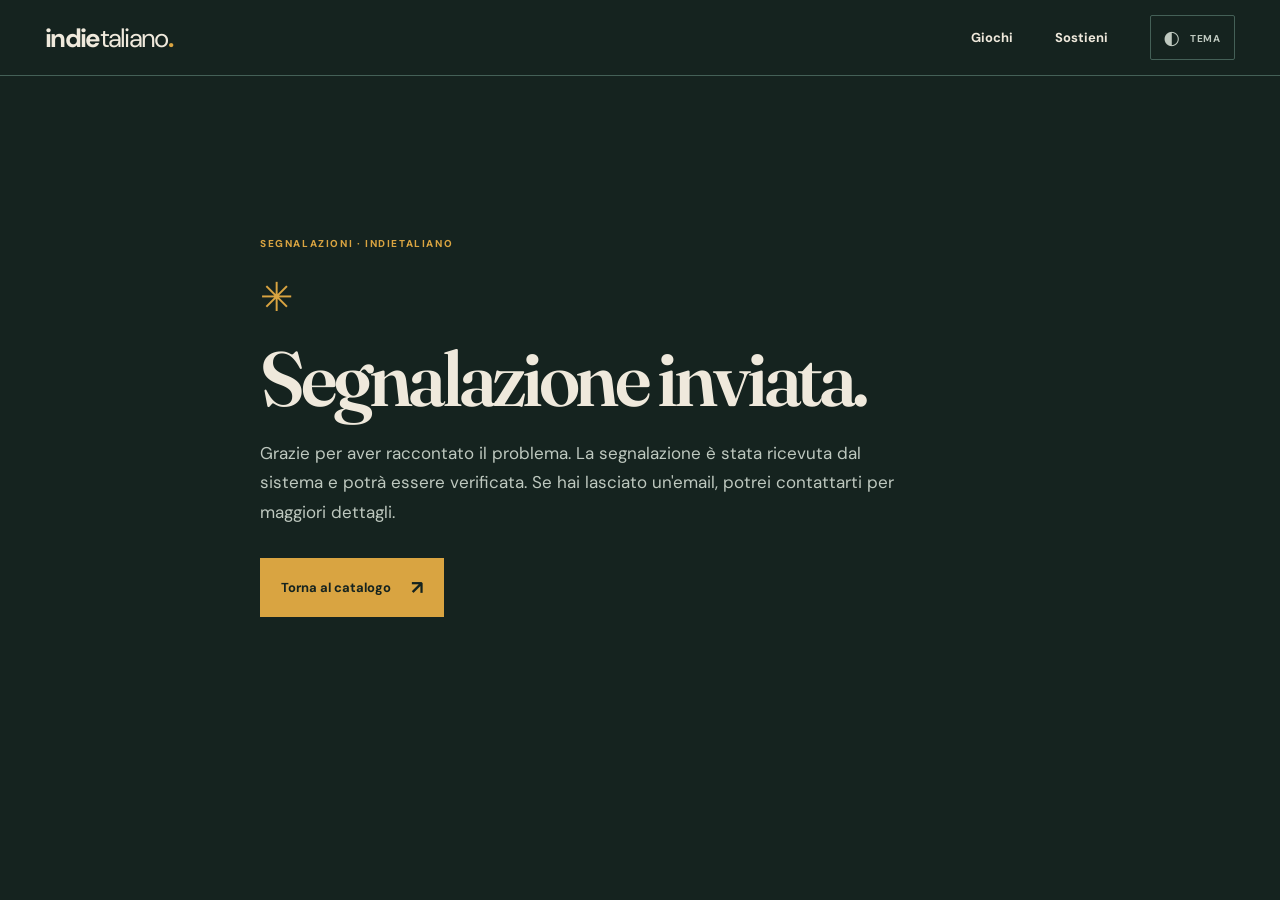
<file: segnalazione-inviata.html>
<!doctype html>
<html lang="it"><head>
<meta charset="utf-8"><meta name="viewport" content="width=device-width, initial-scale=1">
<meta name="theme-color" content="#15231F"><meta name="robots" content="noindex,nofollow">
<title>Segnalazione inviata · Indietaliano</title>
<link rel="icon" href="assets/favicon.svg" type="image/svg+xml">
<link rel="preconnect" href="https://fonts.googleapis.com"><link rel="preconnect" href="https://fonts.gstatic.com" crossorigin>
<link href="https://fonts.googleapis.com/css2?family=DM+Sans:wght@400;500;600;700;800&family=Fraunces:ital,opsz,wght@0,9..144,400..700;1,9..144,400..700&display=swap" rel="stylesheet">
<link rel="stylesheet" href="style.css"><link rel="stylesheet" href="retro-editorial.css"><link rel="stylesheet" href="typography.css"><link rel="stylesheet" href="verde-bottiglia.css?v=414">
<script defer src="detail-page.js"></script>
</head>
<body class="ig-game-view it-report-page it-report-success-page">
<a class="skip-link" href="#contenuto">Vai al contenuto</a>
<header class="masthead"><a class="type-logo" href="index.html">indie<span>taliano</span><i>.</i></a><nav class="mast-nav" aria-label="Navigazione principale"><a href="index.html#giochi">Giochi</a><a href="index.html#sostieni">Sostieni</a></nav><button id="theme-toggle" type="button" class="theme-button" aria-label="Attiva variante chiara"><span aria-hidden="true">◐</span> <span class="theme-word">Tema</span></button></header>
<main id="contenuto" class="it-report-wrap">
<span class="it-report-kicker">SEGNALAZIONI · INDIETALIANO</span>
<div class="it-success-symbol" aria-hidden="true">✳</div>
<h1>Segnalazione inviata.</h1>
<p>Grazie per aver raccontato il problema. La segnalazione è stata ricevuta dal sistema e potrà essere verificata. Se hai lasciato un'email, potrei contattarti per maggiori dettagli.</p>
<a class="it-report-submit it-success-link" href="index.html#giochi">Torna al catalogo <span aria-hidden="true">↗</span></a>
</main>
</body></html>
</file>
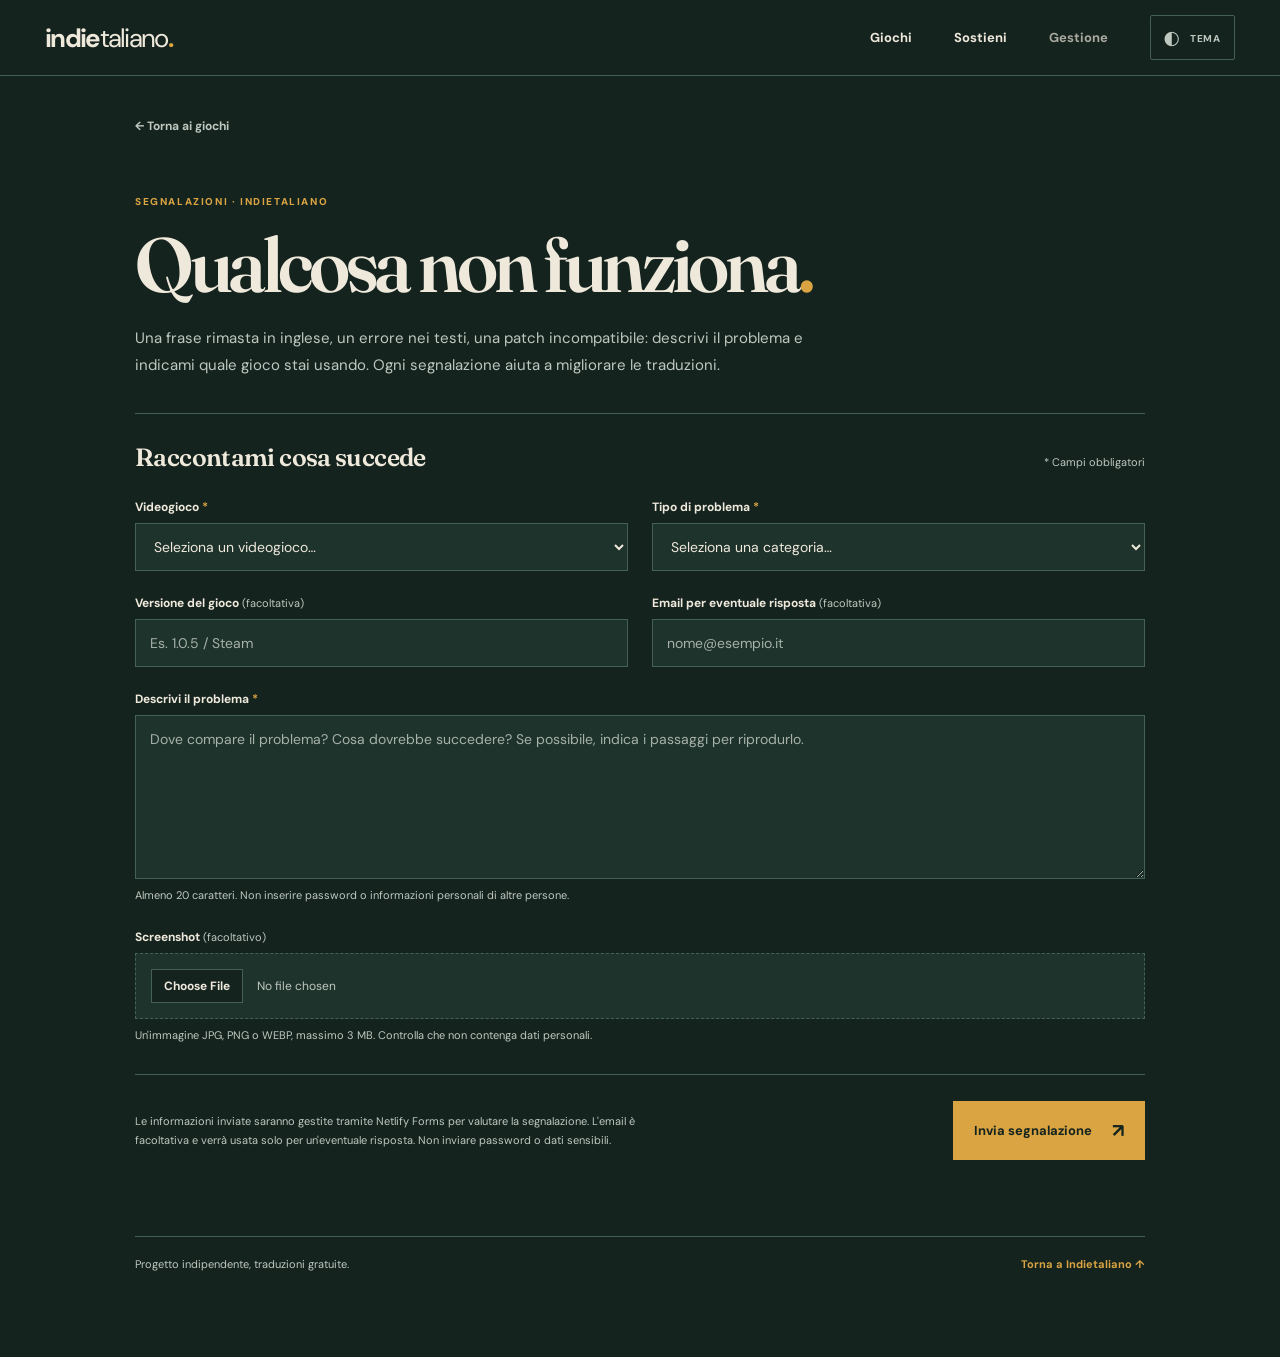
<file: segnalazioni.html>
<!doctype html>
<html lang="it">
<head>
  <meta charset="utf-8">
  <meta name="viewport" content="width=device-width, initial-scale=1">
  <meta name="theme-color" content="#15231F">
  <meta name="robots" content="noindex,nofollow">
  <meta name="description" content="Segnala un problema con una traduzione italiana di Indietaliano.">
  <title>Segnala un problema · Indietaliano</title>
  <link rel="icon" href="assets/favicon.svg" type="image/svg+xml">
  <link rel="preconnect" href="https://fonts.googleapis.com">
  <link rel="preconnect" href="https://fonts.gstatic.com" crossorigin>
  <link href="https://fonts.googleapis.com/css2?family=DM+Sans:wght@400;500;600;700;800&family=Fraunces:ital,opsz,wght@0,9..144,400..700;1,9..144,400..700&display=swap" rel="stylesheet">
  <link rel="stylesheet" href="style.css">
  <link rel="stylesheet" href="retro-editorial.css">
  <link rel="stylesheet" href="typography.css">
  <link rel="stylesheet" href="verde-bottiglia.css?v=414">
  <script defer src="games.js"></script>
  <script defer src="detail-page.js"></script>
</head>
<body class="ig-game-view it-report-page">
  <a class="skip-link" href="#contenuto">Vai al contenuto</a>
  <header class="masthead">
    <a class="type-logo" href="index.html" aria-label="Indietaliano, homepage">indie<span>taliano</span><i>.</i></a>
    <nav class="mast-nav" aria-label="Navigazione principale">
      <a href="index.html#giochi">Giochi</a>
      <a href="index.html#sostieni">Sostieni</a>
      <a class="nav-admin" href="admin/">Gestione</a>
    </nav>
    <button type="button" id="theme-toggle" class="theme-button" aria-label="Attiva variante chiara"><span aria-hidden="true">◐</span> <span class="theme-word">Tema</span></button>
  </header>
  <main id="contenuto" class="it-report-wrap">
    <a class="it-report-back" href="index.html#giochi">← Torna ai giochi</a>
    <header class="it-report-intro">
      <span class="it-report-kicker">SEGNALAZIONI · INDIETALIANO</span>
      <h1>Qualcosa non funziona<span>.</span></h1>
      <p>Una frase rimasta in inglese, un errore nei testi, una patch incompatibile: descrivi il problema e indicami quale gioco stai usando. Ogni segnalazione aiuta a migliorare le traduzioni.</p>
    </header>
    <form class="it-report-form" name="indietaliano-segnalazioni" method="POST" action="/segnalazione-inviata" data-netlify="true" netlify-honeypot="indirizzo-sito" enctype="multipart/form-data">
      <input type="hidden" name="form-name" value="indietaliano-segnalazioni">
      <p class="it-bot-field" aria-hidden="true"><label>Lascia questo campo vuoto <input name="indirizzo-sito" tabindex="-1" autocomplete="off"></label></p>
      <div class="it-report-heading"><h2>Raccontami cosa succede</h2><span>* Campi obbligatori</span></div>
      <div class="it-report-grid">
        <div class="it-field">
          <label for="it-game">Videogioco <span aria-hidden="true">*</span></label>
          <select id="it-game" name="gioco" required>
            <option value="">Seleziona un videogioco…</option>
            <option value="sito">Problema con il sito</option>
          </select>
        </div>
        <div class="it-field">
          <label for="it-type">Tipo di problema <span aria-hidden="true">*</span></label>
          <select id="it-type" name="tipo" required>
            <option value="">Seleziona una categoria…</option>
            <option value="traduzione">Testo o traduzione</option>
            <option value="compatibilita">Compatibilità dopo un aggiornamento</option>
            <option value="installazione">Installazione della patch</option>
            <option value="crash">Crash o malfunzionamento</option>
            <option value="sito">Problema del sito</option>
            <option value="altro">Altro</option>
          </select>
        </div>
        <div class="it-field">
          <label for="it-version">Versione del gioco <span class="it-optional">(facoltativa)</span></label>
          <input id="it-version" name="versione" type="text" maxlength="100" placeholder="Es. 1.0.5 / Steam">
        </div>
        <div class="it-field">
          <label for="it-email">Email per eventuale risposta <span class="it-optional">(facoltativa)</span></label>
          <input id="it-email" name="email" type="email" maxlength="160" autocomplete="email" placeholder="nome@esempio.it">
        </div>
        <div class="it-field it-field-wide">
          <label for="it-message">Descrivi il problema <span aria-hidden="true">*</span></label>
          <textarea id="it-message" name="descrizione" rows="6" minlength="20" maxlength="3000" required placeholder="Dove compare il problema? Cosa dovrebbe succedere? Se possibile, indica i passaggi per riprodurlo."></textarea>
          <small>Almeno 20 caratteri. Non inserire password o informazioni personali di altre persone.</small>
        </div>
        <div class="it-field it-field-wide">
          <label for="it-image">Screenshot <span class="it-optional">(facoltativo)</span></label>
          <input id="it-image" name="screenshot" type="file" accept="image/png,image/jpeg,image/webp">
          <small>Un'immagine JPG, PNG o WEBP, massimo 3 MB. Controlla che non contenga dati personali.</small>
          <p class="it-file-error" id="it-file-error" role="alert" hidden></p>
        </div>
      </div>
      <div class="it-report-submit-area">
        <p class="it-report-privacy">Le informazioni inviate saranno gestite tramite Netlify Forms per valutare la segnalazione. L'email è facoltativa e verrà usata solo per un'eventuale risposta. Non inviare password o dati sensibili.</p>
        <button type="submit" class="it-report-submit">Invia segnalazione <span aria-hidden="true">↗</span></button>
      </div>
    </form>
    <footer class="it-report-bottom"><span>Progetto indipendente, traduzioni gratuite.</span><a href="index.html">Torna a Indietaliano ↑</a></footer>
  </main>
  <script>
  document.addEventListener('DOMContentLoaded', () => {
    'use strict';
    const select=document.getElementById('it-game');
    const games=Array.isArray(window.INDIETALIANO_GAMES) ? window.INDIETALIANO_GAMES : [];
    for(const game of games){
      if(!game || typeof game.id!=='string' || typeof game.title!=='string')continue;
      const opt=document.createElement('option');
      opt.value=game.id;
      opt.textContent=game.title;
      select.appendChild(opt);
    }
    const requested=new URLSearchParams(window.location.search).get('gioco');
    if(requested && Array.from(select.options).some(o=>o.value===requested))select.value=requested;
    const form=document.querySelector('.it-report-form');
    const input=document.getElementById('it-image');
    const warning=document.getElementById('it-file-error');
    form.addEventListener('submit', event => {
      warning.hidden=true;
      if(!input.files.length)return;
      const file=input.files[0];
      const allowed=['image/png','image/jpeg','image/webp'];
      if(file.size>3*1024*1024 || !allowed.includes(file.type)){
        warning.textContent='Screenshot non valido: carica un JPG, PNG o WEBP di massimo 3 MB.';
        warning.hidden=false;
        input.focus();
        event.preventDefault();
      }
    });
  });
  </script>
</body>
</html>
</file>
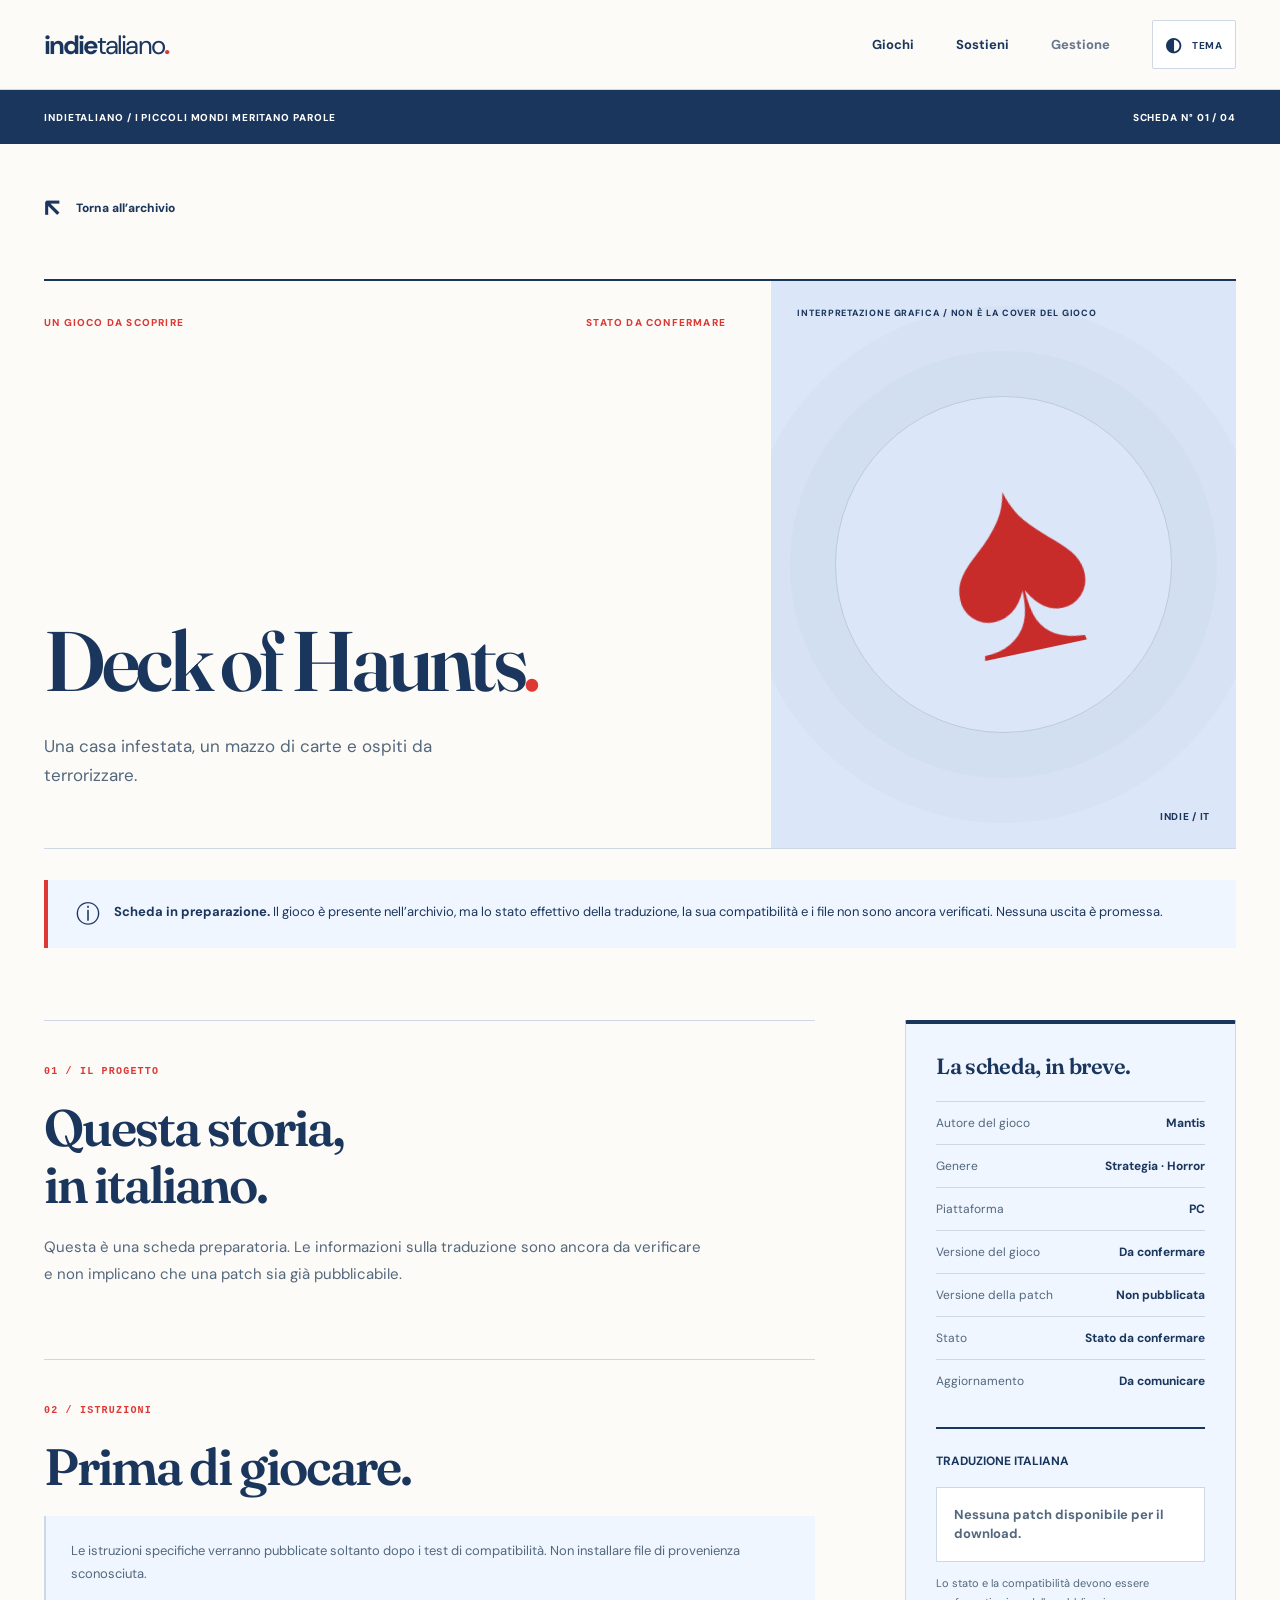
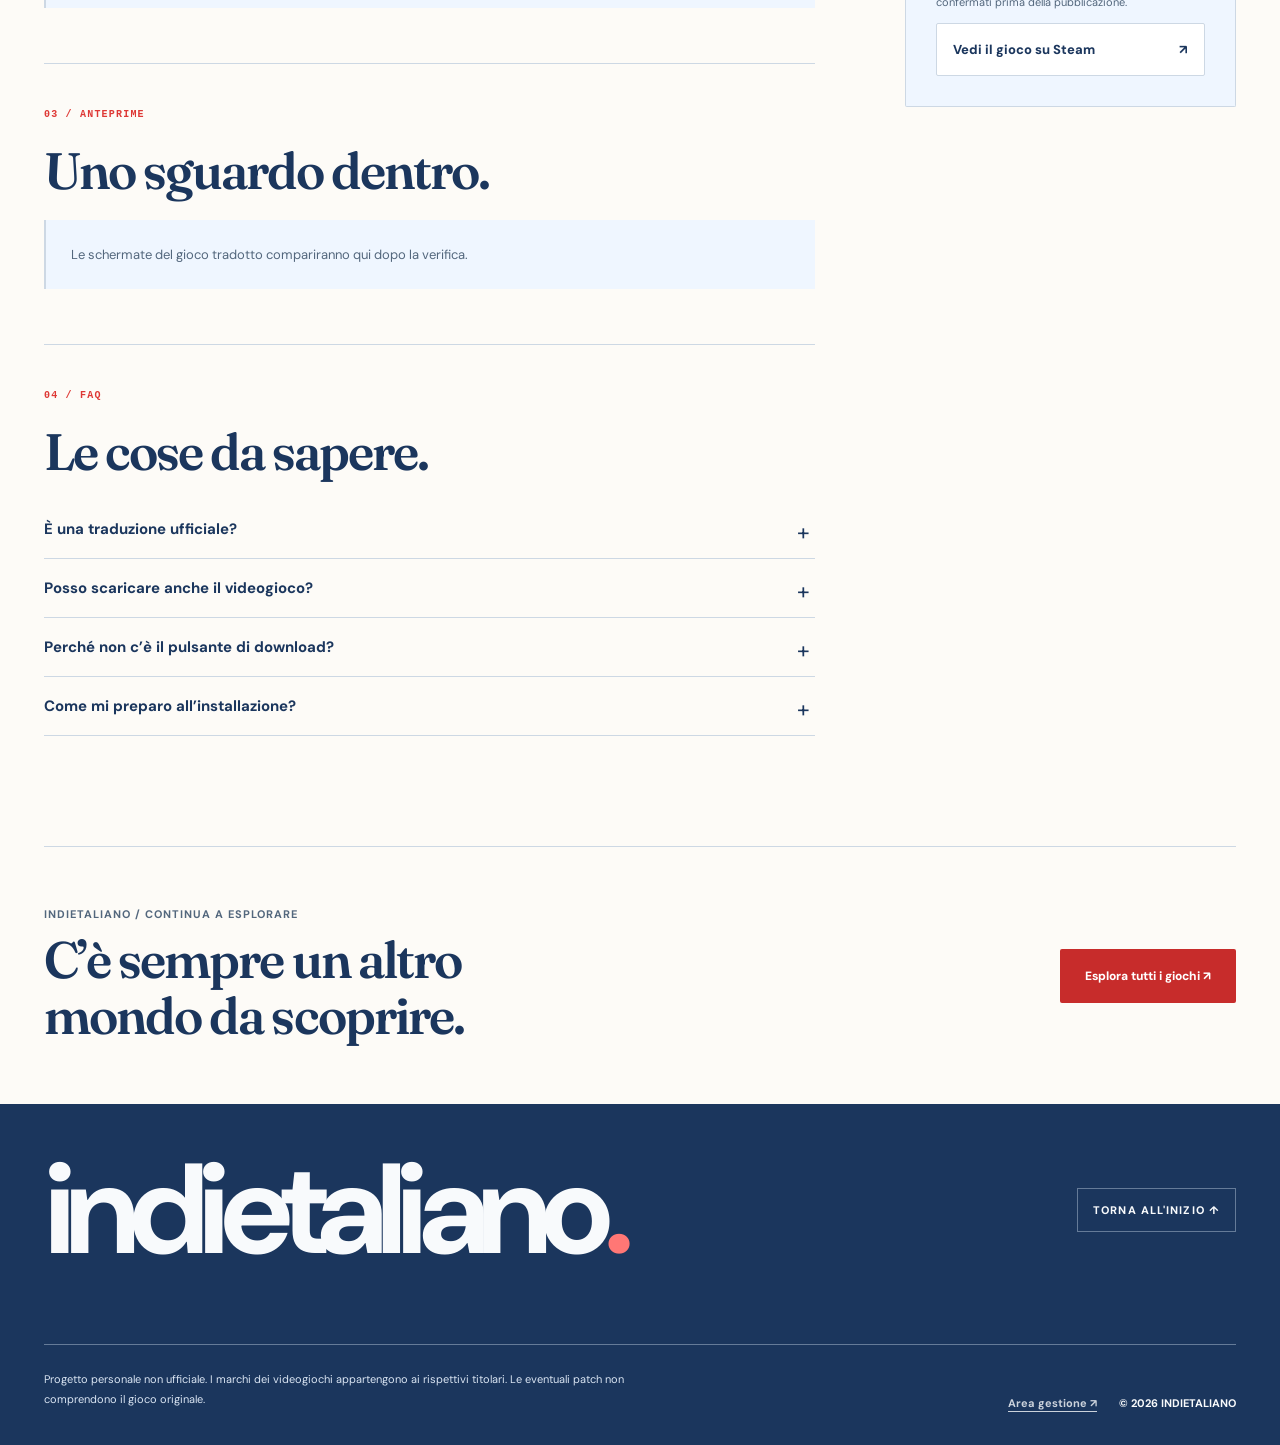
<file: giochi/deck-of-haunts.html>
<!doctype html>
<html lang="it">
<head><meta charset="utf-8"><meta name="viewport" content="width=device-width, initial-scale=1"><meta name="theme-color" content="#FDFBF7"><meta name="description" content="Deck of Haunts su Indietaliano: informazioni sulla traduzione italiana, compatibilità e download quando verificato."><meta name="robots" content="noindex,follow"><title>Deck of Haunts · Indietaliano</title><link rel="icon" href="../assets/favicon.svg" type="image/svg+xml"><link rel="preconnect" href="https://fonts.googleapis.com">  <link rel="preconnect" href="https://fonts.gstatic.com" crossorigin>  <link href="https://fonts.googleapis.com/css2?family=DM+Sans:wght@400;500;600;700;800&family=Fraunces:ital,opsz,wght@0,9..144,400..700;1,9..144,400..700&display=swap" rel="stylesheet"><link rel="stylesheet" href="../style.css"><link rel="stylesheet" href="../retro-editorial.css"><link rel="stylesheet" href="../typography.css"><script defer src="../detail-page.js"></script></head>
<body><a class="skip-link" href="#contenuto">Vai al contenuto</a>
<header class="masthead"><a class="type-logo" href="../index.html">indie<span>taliano</span><i>.</i></a><nav class="mast-nav" aria-label="Navigazione principale"><a href="../index.html#giochi">Giochi</a><a href="../index.html#sostieni">Sostieni</a><a class="nav-admin" href="../gestione.html">Gestione</a></nav><button id="theme-toggle" type="button" class="theme-button" aria-label="Attiva tema scuro"><span aria-hidden="true">◐</span> <span class="theme-word">Tema</span></button></header>
<div class="dossier-topbar"><span>INDIETALIANO / I PICCOLI MONDI MERITANO PAROLE</span><span>SCHEDA N° 01 / 04</span></div>
<main id="contenuto" class="dossier-page">
<a class="dossier-back" href="../index.html#giochi"><span aria-hidden="true">↖</span> Torna all’archivio</a>
<section class="dossier-hero" aria-labelledby="dossier-title"><div class="dossier-copy"><div class="dossier-meta-line"><span>UN GIOCO DA SCOPRIRE</span><span>STATO DA CONFERMARE</span></div><h1 class="dossier-title" id="dossier-title">Deck of Haunts<span aria-hidden="true">.</span></h1><p class="dossier-description">Una casa infestata, un mazzo di carte e ospiti da terrorizzare.</p></div><div class="dossier-illustration haunts"><small>INTERPRETAZIONE GRAFICA / NON È LA COVER DEL GIOCO</small><strong aria-hidden="true">♠</strong><span class="illustration-edge">INDIE / IT</span></div></section>
<div class="dossier-note" role="note"><span aria-hidden="true">ⓘ</span><div><strong>Scheda in preparazione.</strong> Il gioco è presente nell’archivio, ma lo stato effettivo della traduzione, la sua compatibilità e i file non sono ancora verificati. Nessuna uscita è promessa.</div></div>
<div class="dossier-body"><div class="dossier-articles"><section class="dossier-chapter"><span class="dossier-chapter-name">01 / IL PROGETTO</span><h2>Questa storia,<br>in italiano.</h2><p>Questa è una scheda preparatoria. Le informazioni sulla traduzione sono ancora da verificare e non implicano che una patch sia già pubblicabile.</p></section><section class="dossier-chapter"><span class="dossier-chapter-name">02 / ISTRUZIONI</span><h2>Prima di giocare.</h2><div class="pending-box">Le istruzioni specifiche verranno pubblicate soltanto dopo i test di compatibilità. Non installare file di provenienza sconosciuta.</div></section><section class="dossier-chapter"><span class="dossier-chapter-name">03 / ANTEPRIME</span><h2>Uno sguardo dentro.</h2><div class="pending-box">Le schermate del gioco tradotto compariranno qui dopo la verifica.</div></section><section class="dossier-chapter"><span class="dossier-chapter-name">04 / FAQ</span><h2>Le cose da sapere.</h2><div class="dossier-faq"><details><summary>È una traduzione ufficiale?</summary><p>No, Indietaliano è un progetto indipendente, non affiliato agli sviluppatori o agli editori.</p></details><details><summary>Posso scaricare anche il videogioco?</summary><p>No. Le patch non includono il gioco originale: acquistalo attraverso i canali ufficiali.</p></details><details><summary>Perché non c’è il pulsante di download?</summary><p>Ogni patch va testata prima della pubblicazione. Una scheda nell’archivio non significa che la traduzione sia già pronta.</p></details><details><summary>Come mi preparo all’installazione?</summary><p>Prima di modificare i file, controlla la versione del gioco e fai una copia di sicurezza degli originali.</p></details></div></section></div><aside class="dossier-factbox" aria-label="Informazioni sul gioco"><h2>La scheda, in breve.</h2><dl><div class="fact-row"><dt>Autore del gioco</dt><dd>Mantis</dd></div><div class="fact-row"><dt>Genere</dt><dd>Strategia · Horror</dd></div><div class="fact-row"><dt>Piattaforma</dt><dd>PC</dd></div><div class="fact-row"><dt>Versione del gioco</dt><dd>Da confermare</dd></div><div class="fact-row"><dt>Versione della patch</dt><dd>Non pubblicata</dd></div><div class="fact-row"><dt>Stato</dt><dd>Stato da confermare</dd></div><div class="fact-row"><dt>Aggiornamento</dt><dd>Da comunicare</dd></div></dl><div class="dossier-download"><strong>TRADUZIONE ITALIANA</strong><span class="dossier-not-ready">Nessuna patch disponibile per il download.</span><small>Lo stato e la compatibilità devono essere confermati prima della pubblicazione.</small><a class="dossier-steam-link" href="https://store.steampowered.com/app/3179730/Deck_of_Haunts/" target="_blank" rel="noopener noreferrer">Vedi il gioco su Steam <span aria-hidden="true">↗</span></a></div></aside></div>
<div class="next-story"><div><p>INDIETALIANO / CONTINUA A ESPLORARE</p><h2>C’è sempre un altro<br>mondo da scoprire.</h2></div><a href="../index.html#giochi">Esplora tutti i giochi ↗</a></div></main>
<footer class="footer"><div class="footer-top"><span class="footer-title">indietaliano<span>.</span></span><a href="../index.html#inizio">TORNA ALL'INIZIO ↑</a></div><div class="footer-bottom"><p>Progetto personale non ufficiale. I marchi dei videogiochi appartengono ai rispettivi titolari. Le eventuali patch non comprendono il gioco originale.</p><div class="footer-utilities"><a href="../gestione.html">Area gestione ↗</a><span>© <span id="year">2026</span> INDIETALIANO</span></div></div></footer></body></html>
</file>
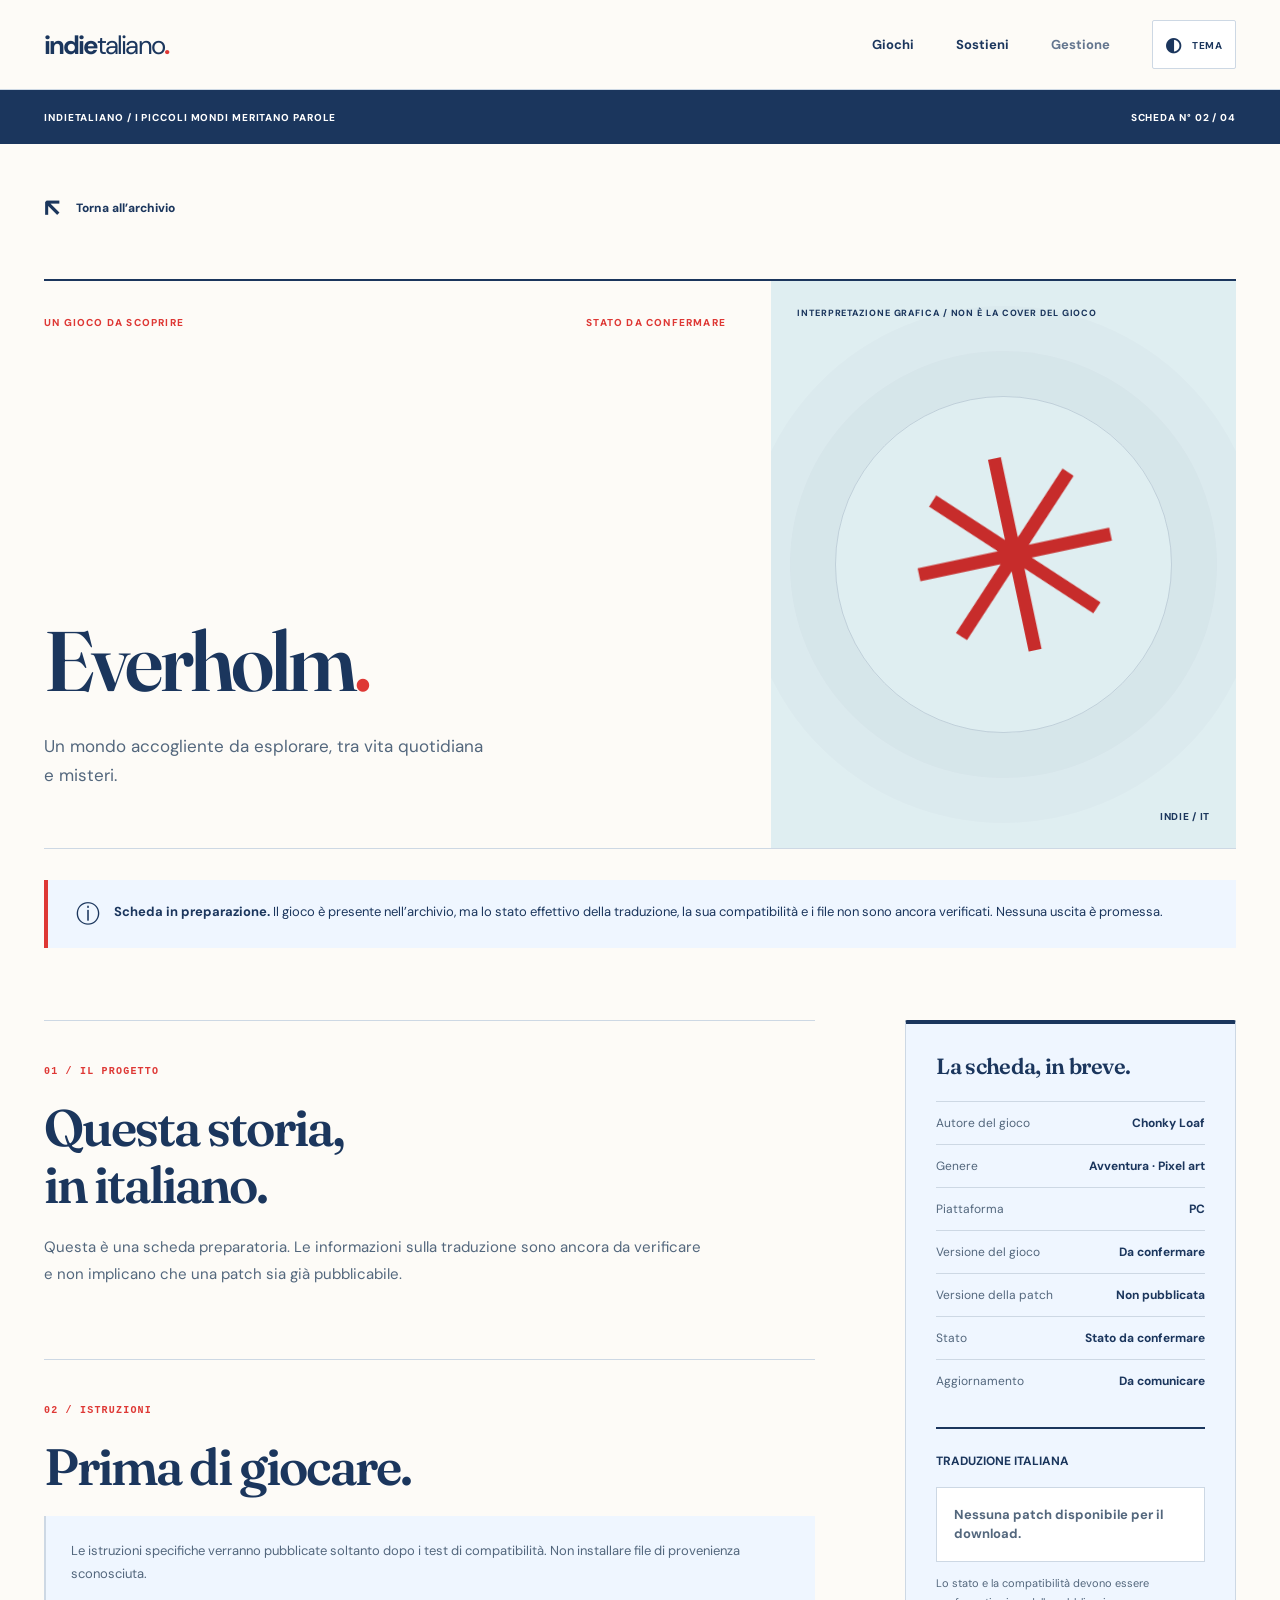
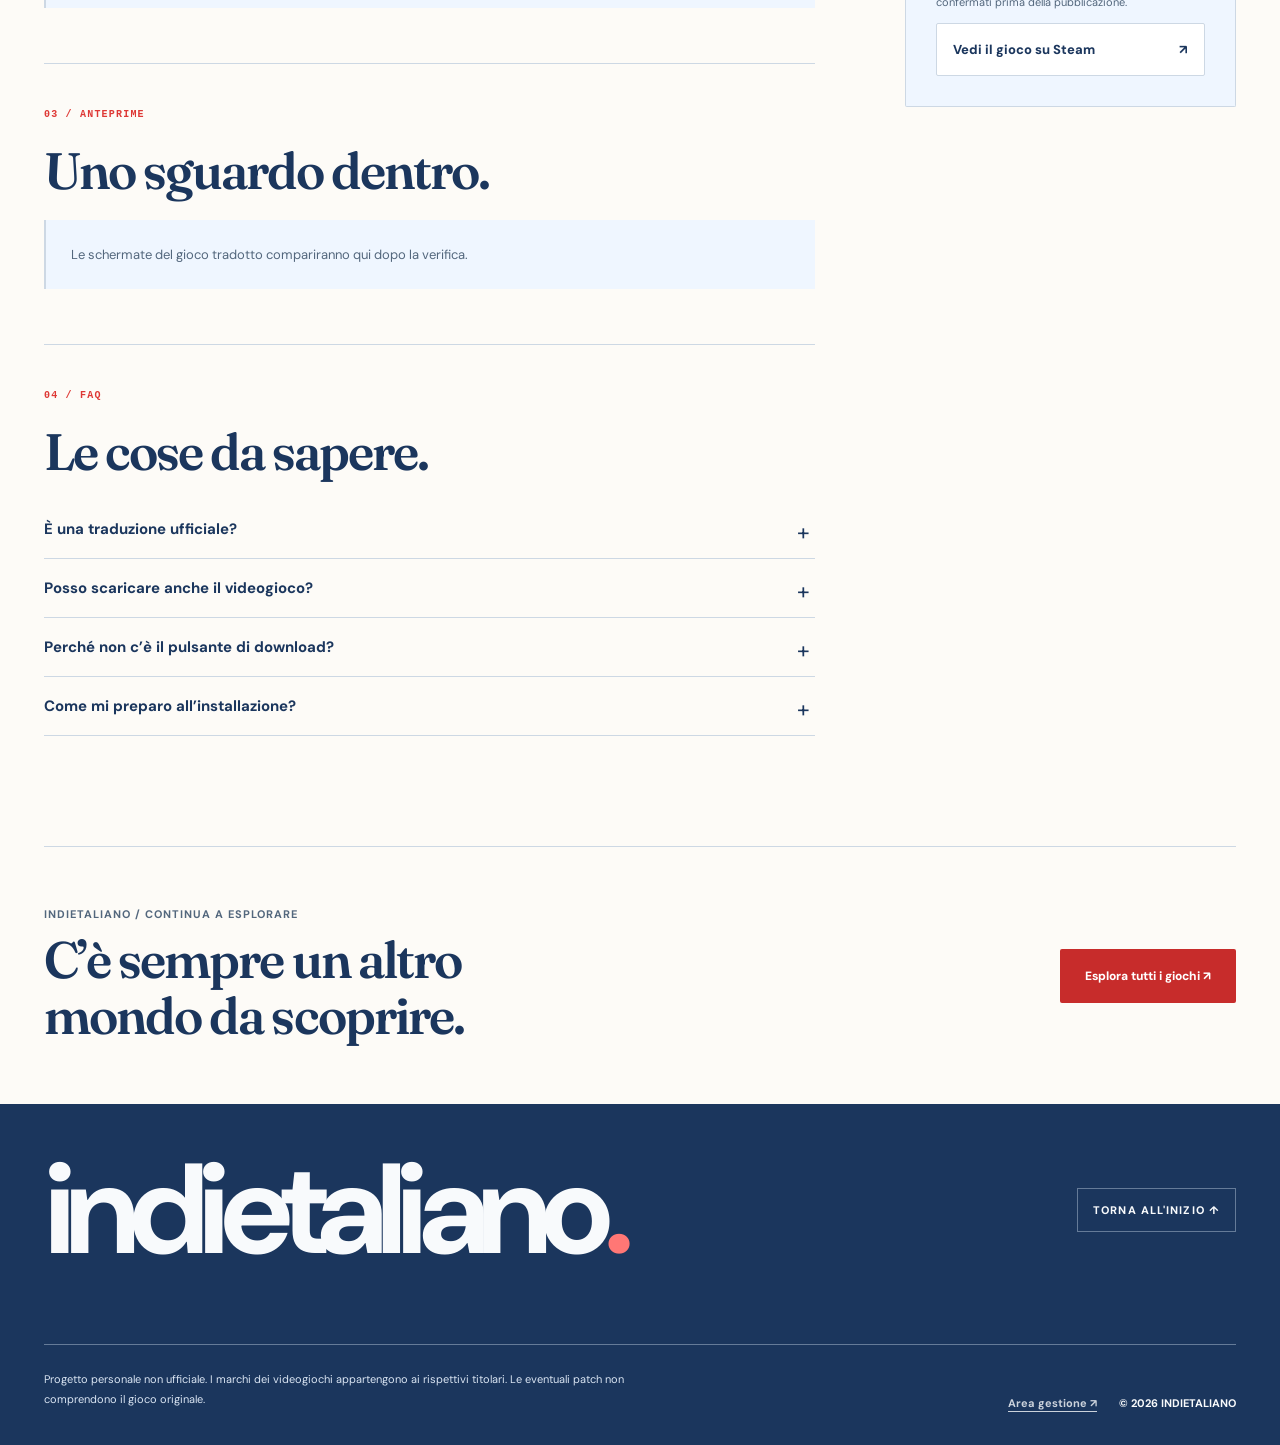
<file: giochi/everholm.html>
<!doctype html>
<html lang="it">
<head><meta charset="utf-8"><meta name="viewport" content="width=device-width, initial-scale=1"><meta name="theme-color" content="#FDFBF7"><meta name="description" content="Everholm su Indietaliano: informazioni sulla traduzione italiana, compatibilità e download quando verificato."><meta name="robots" content="noindex,follow"><title>Everholm · Indietaliano</title><link rel="icon" href="../assets/favicon.svg" type="image/svg+xml"><link rel="preconnect" href="https://fonts.googleapis.com">  <link rel="preconnect" href="https://fonts.gstatic.com" crossorigin>  <link href="https://fonts.googleapis.com/css2?family=DM+Sans:wght@400;500;600;700;800&family=Fraunces:ital,opsz,wght@0,9..144,400..700;1,9..144,400..700&display=swap" rel="stylesheet"><link rel="stylesheet" href="../style.css"><link rel="stylesheet" href="../retro-editorial.css"><link rel="stylesheet" href="../typography.css"><script defer src="../detail-page.js"></script></head>
<body><a class="skip-link" href="#contenuto">Vai al contenuto</a>
<header class="masthead"><a class="type-logo" href="../index.html">indie<span>taliano</span><i>.</i></a><nav class="mast-nav" aria-label="Navigazione principale"><a href="../index.html#giochi">Giochi</a><a href="../index.html#sostieni">Sostieni</a><a class="nav-admin" href="../gestione.html">Gestione</a></nav><button id="theme-toggle" type="button" class="theme-button" aria-label="Attiva tema scuro"><span aria-hidden="true">◐</span> <span class="theme-word">Tema</span></button></header>
<div class="dossier-topbar"><span>INDIETALIANO / I PICCOLI MONDI MERITANO PAROLE</span><span>SCHEDA N° 02 / 04</span></div>
<main id="contenuto" class="dossier-page">
<a class="dossier-back" href="../index.html#giochi"><span aria-hidden="true">↖</span> Torna all’archivio</a>
<section class="dossier-hero" aria-labelledby="dossier-title"><div class="dossier-copy"><div class="dossier-meta-line"><span>UN GIOCO DA SCOPRIRE</span><span>STATO DA CONFERMARE</span></div><h1 class="dossier-title" id="dossier-title">Everholm<span aria-hidden="true">.</span></h1><p class="dossier-description">Un mondo accogliente da esplorare, tra vita quotidiana e misteri.</p></div><div class="dossier-illustration everholm"><small>INTERPRETAZIONE GRAFICA / NON È LA COVER DEL GIOCO</small><strong aria-hidden="true">✳</strong><span class="illustration-edge">INDIE / IT</span></div></section>
<div class="dossier-note" role="note"><span aria-hidden="true">ⓘ</span><div><strong>Scheda in preparazione.</strong> Il gioco è presente nell’archivio, ma lo stato effettivo della traduzione, la sua compatibilità e i file non sono ancora verificati. Nessuna uscita è promessa.</div></div>
<div class="dossier-body"><div class="dossier-articles"><section class="dossier-chapter"><span class="dossier-chapter-name">01 / IL PROGETTO</span><h2>Questa storia,<br>in italiano.</h2><p>Questa è una scheda preparatoria. Le informazioni sulla traduzione sono ancora da verificare e non implicano che una patch sia già pubblicabile.</p></section><section class="dossier-chapter"><span class="dossier-chapter-name">02 / ISTRUZIONI</span><h2>Prima di giocare.</h2><div class="pending-box">Le istruzioni specifiche verranno pubblicate soltanto dopo i test di compatibilità. Non installare file di provenienza sconosciuta.</div></section><section class="dossier-chapter"><span class="dossier-chapter-name">03 / ANTEPRIME</span><h2>Uno sguardo dentro.</h2><div class="pending-box">Le schermate del gioco tradotto compariranno qui dopo la verifica.</div></section><section class="dossier-chapter"><span class="dossier-chapter-name">04 / FAQ</span><h2>Le cose da sapere.</h2><div class="dossier-faq"><details><summary>È una traduzione ufficiale?</summary><p>No, Indietaliano è un progetto indipendente, non affiliato agli sviluppatori o agli editori.</p></details><details><summary>Posso scaricare anche il videogioco?</summary><p>No. Le patch non includono il gioco originale: acquistalo attraverso i canali ufficiali.</p></details><details><summary>Perché non c’è il pulsante di download?</summary><p>Ogni patch va testata prima della pubblicazione. Una scheda nell’archivio non significa che la traduzione sia già pronta.</p></details><details><summary>Come mi preparo all’installazione?</summary><p>Prima di modificare i file, controlla la versione del gioco e fai una copia di sicurezza degli originali.</p></details></div></section></div><aside class="dossier-factbox" aria-label="Informazioni sul gioco"><h2>La scheda, in breve.</h2><dl><div class="fact-row"><dt>Autore del gioco</dt><dd>Chonky Loaf</dd></div><div class="fact-row"><dt>Genere</dt><dd>Avventura · Pixel art</dd></div><div class="fact-row"><dt>Piattaforma</dt><dd>PC</dd></div><div class="fact-row"><dt>Versione del gioco</dt><dd>Da confermare</dd></div><div class="fact-row"><dt>Versione della patch</dt><dd>Non pubblicata</dd></div><div class="fact-row"><dt>Stato</dt><dd>Stato da confermare</dd></div><div class="fact-row"><dt>Aggiornamento</dt><dd>Da comunicare</dd></div></dl><div class="dossier-download"><strong>TRADUZIONE ITALIANA</strong><span class="dossier-not-ready">Nessuna patch disponibile per il download.</span><small>Lo stato e la compatibilità devono essere confermati prima della pubblicazione.</small><a class="dossier-steam-link" href="https://store.steampowered.com/app/2312520/Everholm/" target="_blank" rel="noopener noreferrer">Vedi il gioco su Steam <span aria-hidden="true">↗</span></a></div></aside></div>
<div class="next-story"><div><p>INDIETALIANO / CONTINUA A ESPLORARE</p><h2>C’è sempre un altro<br>mondo da scoprire.</h2></div><a href="../index.html#giochi">Esplora tutti i giochi ↗</a></div></main>
<footer class="footer"><div class="footer-top"><span class="footer-title">indietaliano<span>.</span></span><a href="../index.html#inizio">TORNA ALL'INIZIO ↑</a></div><div class="footer-bottom"><p>Progetto personale non ufficiale. I marchi dei videogiochi appartengono ai rispettivi titolari. Le eventuali patch non comprendono il gioco originale.</p><div class="footer-utilities"><a href="../gestione.html">Area gestione ↗</a><span>© <span id="year">2026</span> INDIETALIANO</span></div></div></footer></body></html>
</file>
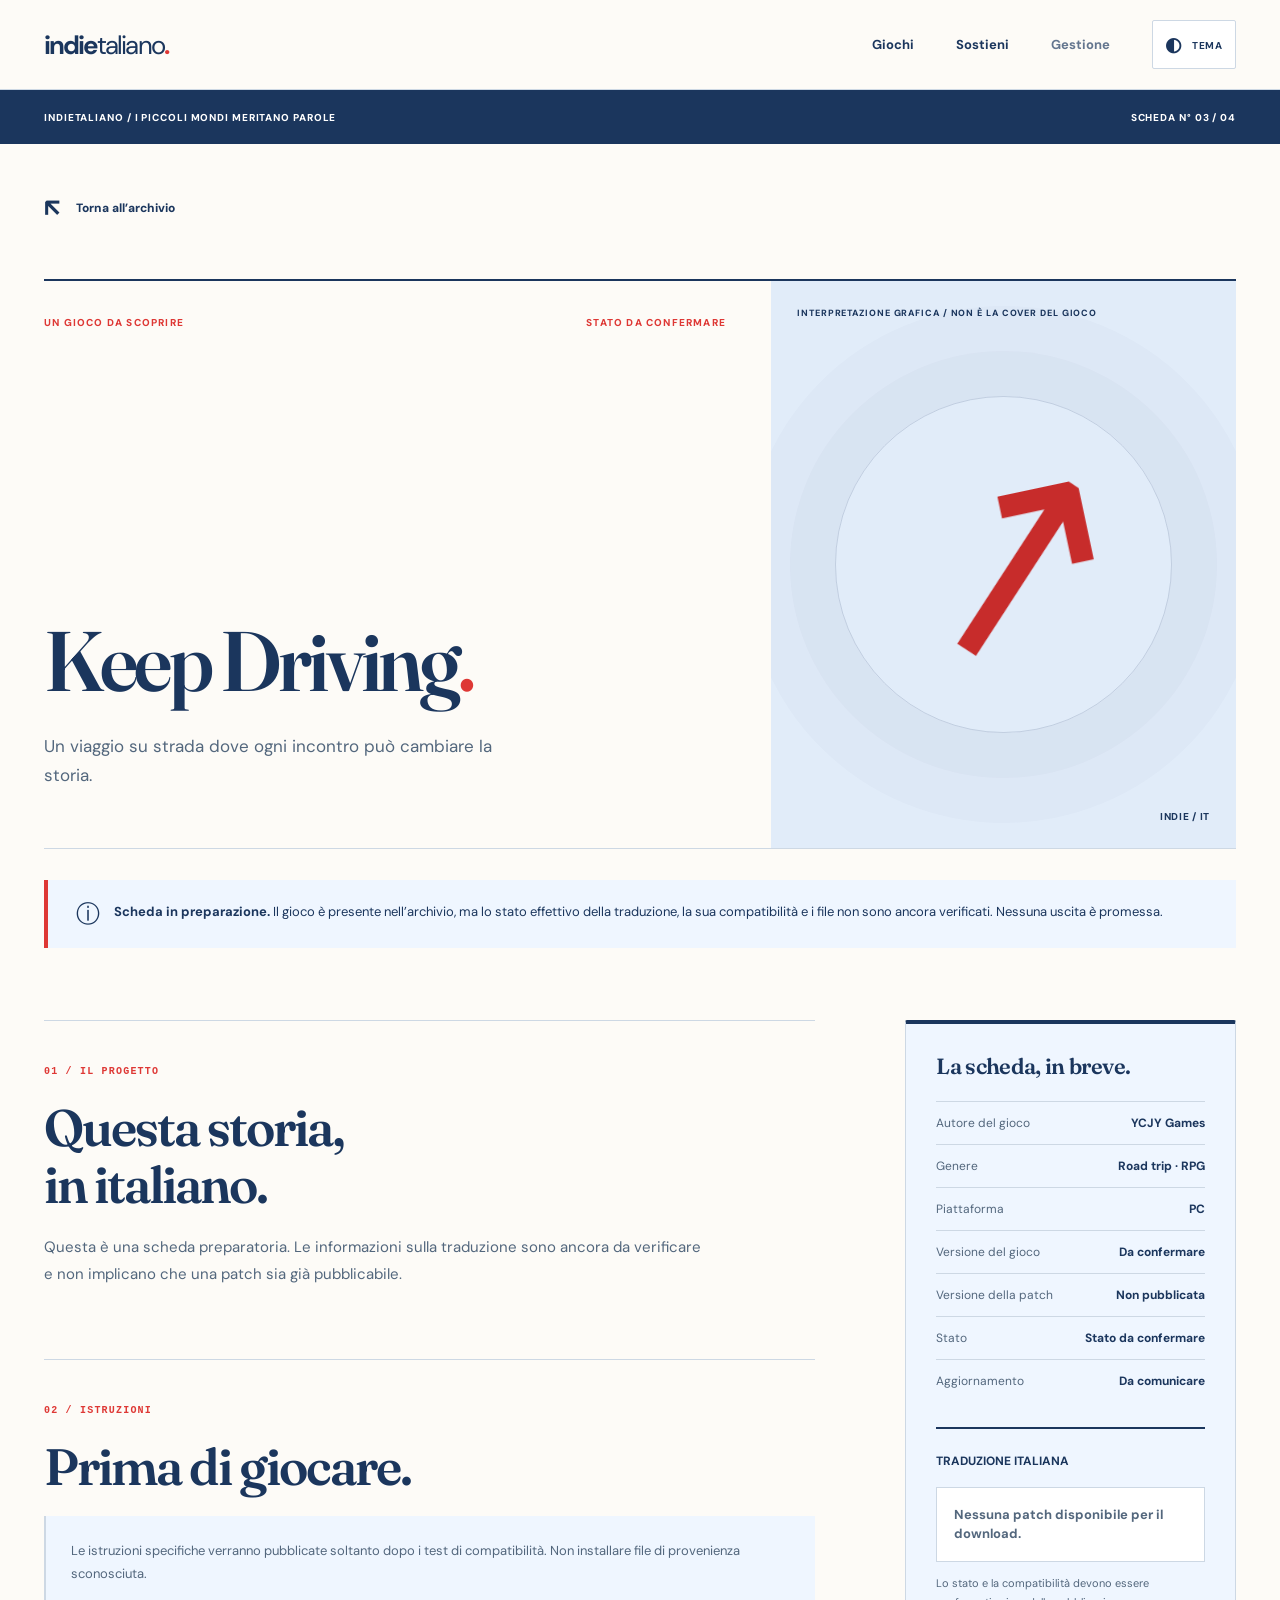
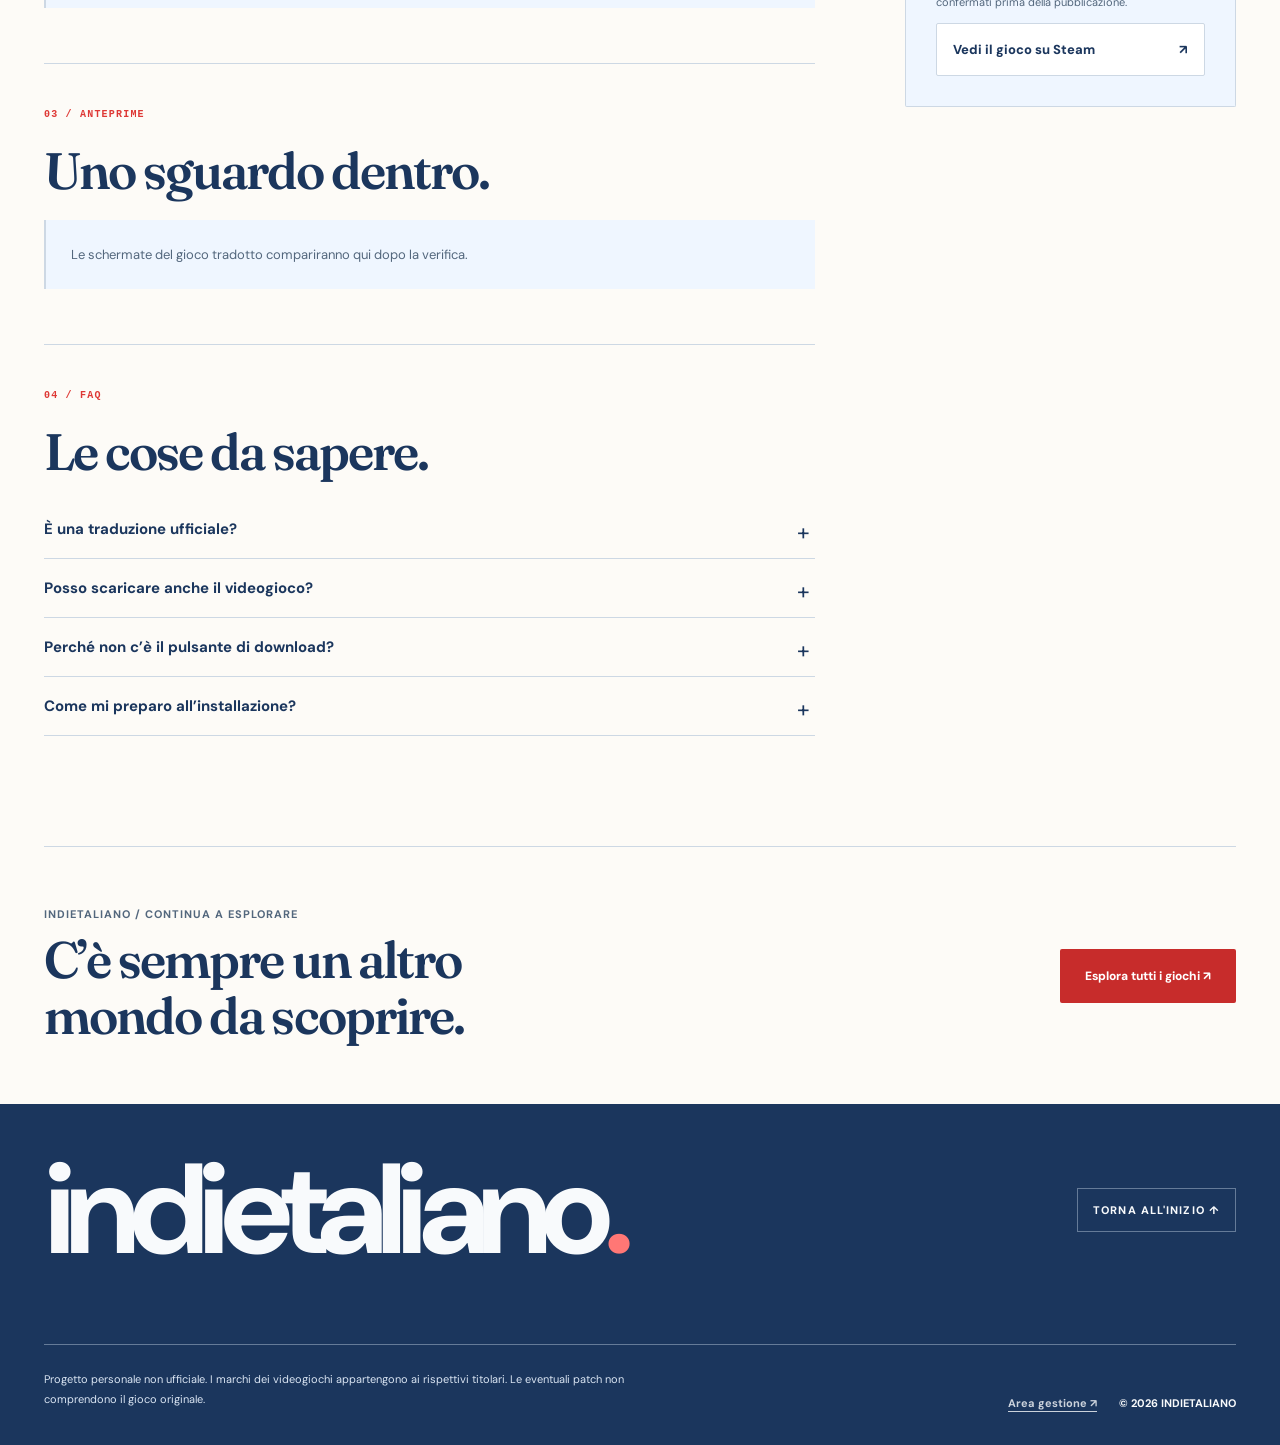
<file: giochi/keep-driving.html>
<!doctype html>
<html lang="it">
<head><meta charset="utf-8"><meta name="viewport" content="width=device-width, initial-scale=1"><meta name="theme-color" content="#FDFBF7"><meta name="description" content="Keep Driving su Indietaliano: informazioni sulla traduzione italiana, compatibilità e download quando verificato."><meta name="robots" content="noindex,follow"><title>Keep Driving · Indietaliano</title><link rel="icon" href="../assets/favicon.svg" type="image/svg+xml"><link rel="preconnect" href="https://fonts.googleapis.com">  <link rel="preconnect" href="https://fonts.gstatic.com" crossorigin>  <link href="https://fonts.googleapis.com/css2?family=DM+Sans:wght@400;500;600;700;800&family=Fraunces:ital,opsz,wght@0,9..144,400..700;1,9..144,400..700&display=swap" rel="stylesheet"><link rel="stylesheet" href="../style.css"><link rel="stylesheet" href="../retro-editorial.css"><link rel="stylesheet" href="../typography.css"><script defer src="../detail-page.js"></script></head>
<body><a class="skip-link" href="#contenuto">Vai al contenuto</a>
<header class="masthead"><a class="type-logo" href="../index.html">indie<span>taliano</span><i>.</i></a><nav class="mast-nav" aria-label="Navigazione principale"><a href="../index.html#giochi">Giochi</a><a href="../index.html#sostieni">Sostieni</a><a class="nav-admin" href="../gestione.html">Gestione</a></nav><button id="theme-toggle" type="button" class="theme-button" aria-label="Attiva tema scuro"><span aria-hidden="true">◐</span> <span class="theme-word">Tema</span></button></header>
<div class="dossier-topbar"><span>INDIETALIANO / I PICCOLI MONDI MERITANO PAROLE</span><span>SCHEDA N° 03 / 04</span></div>
<main id="contenuto" class="dossier-page">
<a class="dossier-back" href="../index.html#giochi"><span aria-hidden="true">↖</span> Torna all’archivio</a>
<section class="dossier-hero" aria-labelledby="dossier-title"><div class="dossier-copy"><div class="dossier-meta-line"><span>UN GIOCO DA SCOPRIRE</span><span>STATO DA CONFERMARE</span></div><h1 class="dossier-title" id="dossier-title">Keep Driving<span aria-hidden="true">.</span></h1><p class="dossier-description">Un viaggio su strada dove ogni incontro può cambiare la storia.</p></div><div class="dossier-illustration road"><small>INTERPRETAZIONE GRAFICA / NON È LA COVER DEL GIOCO</small><strong aria-hidden="true">↗</strong><span class="illustration-edge">INDIE / IT</span></div></section>
<div class="dossier-note" role="note"><span aria-hidden="true">ⓘ</span><div><strong>Scheda in preparazione.</strong> Il gioco è presente nell’archivio, ma lo stato effettivo della traduzione, la sua compatibilità e i file non sono ancora verificati. Nessuna uscita è promessa.</div></div>
<div class="dossier-body"><div class="dossier-articles"><section class="dossier-chapter"><span class="dossier-chapter-name">01 / IL PROGETTO</span><h2>Questa storia,<br>in italiano.</h2><p>Questa è una scheda preparatoria. Le informazioni sulla traduzione sono ancora da verificare e non implicano che una patch sia già pubblicabile.</p></section><section class="dossier-chapter"><span class="dossier-chapter-name">02 / ISTRUZIONI</span><h2>Prima di giocare.</h2><div class="pending-box">Le istruzioni specifiche verranno pubblicate soltanto dopo i test di compatibilità. Non installare file di provenienza sconosciuta.</div></section><section class="dossier-chapter"><span class="dossier-chapter-name">03 / ANTEPRIME</span><h2>Uno sguardo dentro.</h2><div class="pending-box">Le schermate del gioco tradotto compariranno qui dopo la verifica.</div></section><section class="dossier-chapter"><span class="dossier-chapter-name">04 / FAQ</span><h2>Le cose da sapere.</h2><div class="dossier-faq"><details><summary>È una traduzione ufficiale?</summary><p>No, Indietaliano è un progetto indipendente, non affiliato agli sviluppatori o agli editori.</p></details><details><summary>Posso scaricare anche il videogioco?</summary><p>No. Le patch non includono il gioco originale: acquistalo attraverso i canali ufficiali.</p></details><details><summary>Perché non c’è il pulsante di download?</summary><p>Ogni patch va testata prima della pubblicazione. Una scheda nell’archivio non significa che la traduzione sia già pronta.</p></details><details><summary>Come mi preparo all’installazione?</summary><p>Prima di modificare i file, controlla la versione del gioco e fai una copia di sicurezza degli originali.</p></details></div></section></div><aside class="dossier-factbox" aria-label="Informazioni sul gioco"><h2>La scheda, in breve.</h2><dl><div class="fact-row"><dt>Autore del gioco</dt><dd>YCJY Games</dd></div><div class="fact-row"><dt>Genere</dt><dd>Road trip · RPG</dd></div><div class="fact-row"><dt>Piattaforma</dt><dd>PC</dd></div><div class="fact-row"><dt>Versione del gioco</dt><dd>Da confermare</dd></div><div class="fact-row"><dt>Versione della patch</dt><dd>Non pubblicata</dd></div><div class="fact-row"><dt>Stato</dt><dd>Stato da confermare</dd></div><div class="fact-row"><dt>Aggiornamento</dt><dd>Da comunicare</dd></div></dl><div class="dossier-download"><strong>TRADUZIONE ITALIANA</strong><span class="dossier-not-ready">Nessuna patch disponibile per il download.</span><small>Lo stato e la compatibilità devono essere confermati prima della pubblicazione.</small><a class="dossier-steam-link" href="https://store.steampowered.com/app/2756920/Keep_Driving/" target="_blank" rel="noopener noreferrer">Vedi il gioco su Steam <span aria-hidden="true">↗</span></a></div></aside></div>
<div class="next-story"><div><p>INDIETALIANO / CONTINUA A ESPLORARE</p><h2>C’è sempre un altro<br>mondo da scoprire.</h2></div><a href="../index.html#giochi">Esplora tutti i giochi ↗</a></div></main>
<footer class="footer"><div class="footer-top"><span class="footer-title">indietaliano<span>.</span></span><a href="../index.html#inizio">TORNA ALL'INIZIO ↑</a></div><div class="footer-bottom"><p>Progetto personale non ufficiale. I marchi dei videogiochi appartengono ai rispettivi titolari. Le eventuali patch non comprendono il gioco originale.</p><div class="footer-utilities"><a href="../gestione.html">Area gestione ↗</a><span>© <span id="year">2026</span> INDIETALIANO</span></div></div></footer></body></html>
</file>
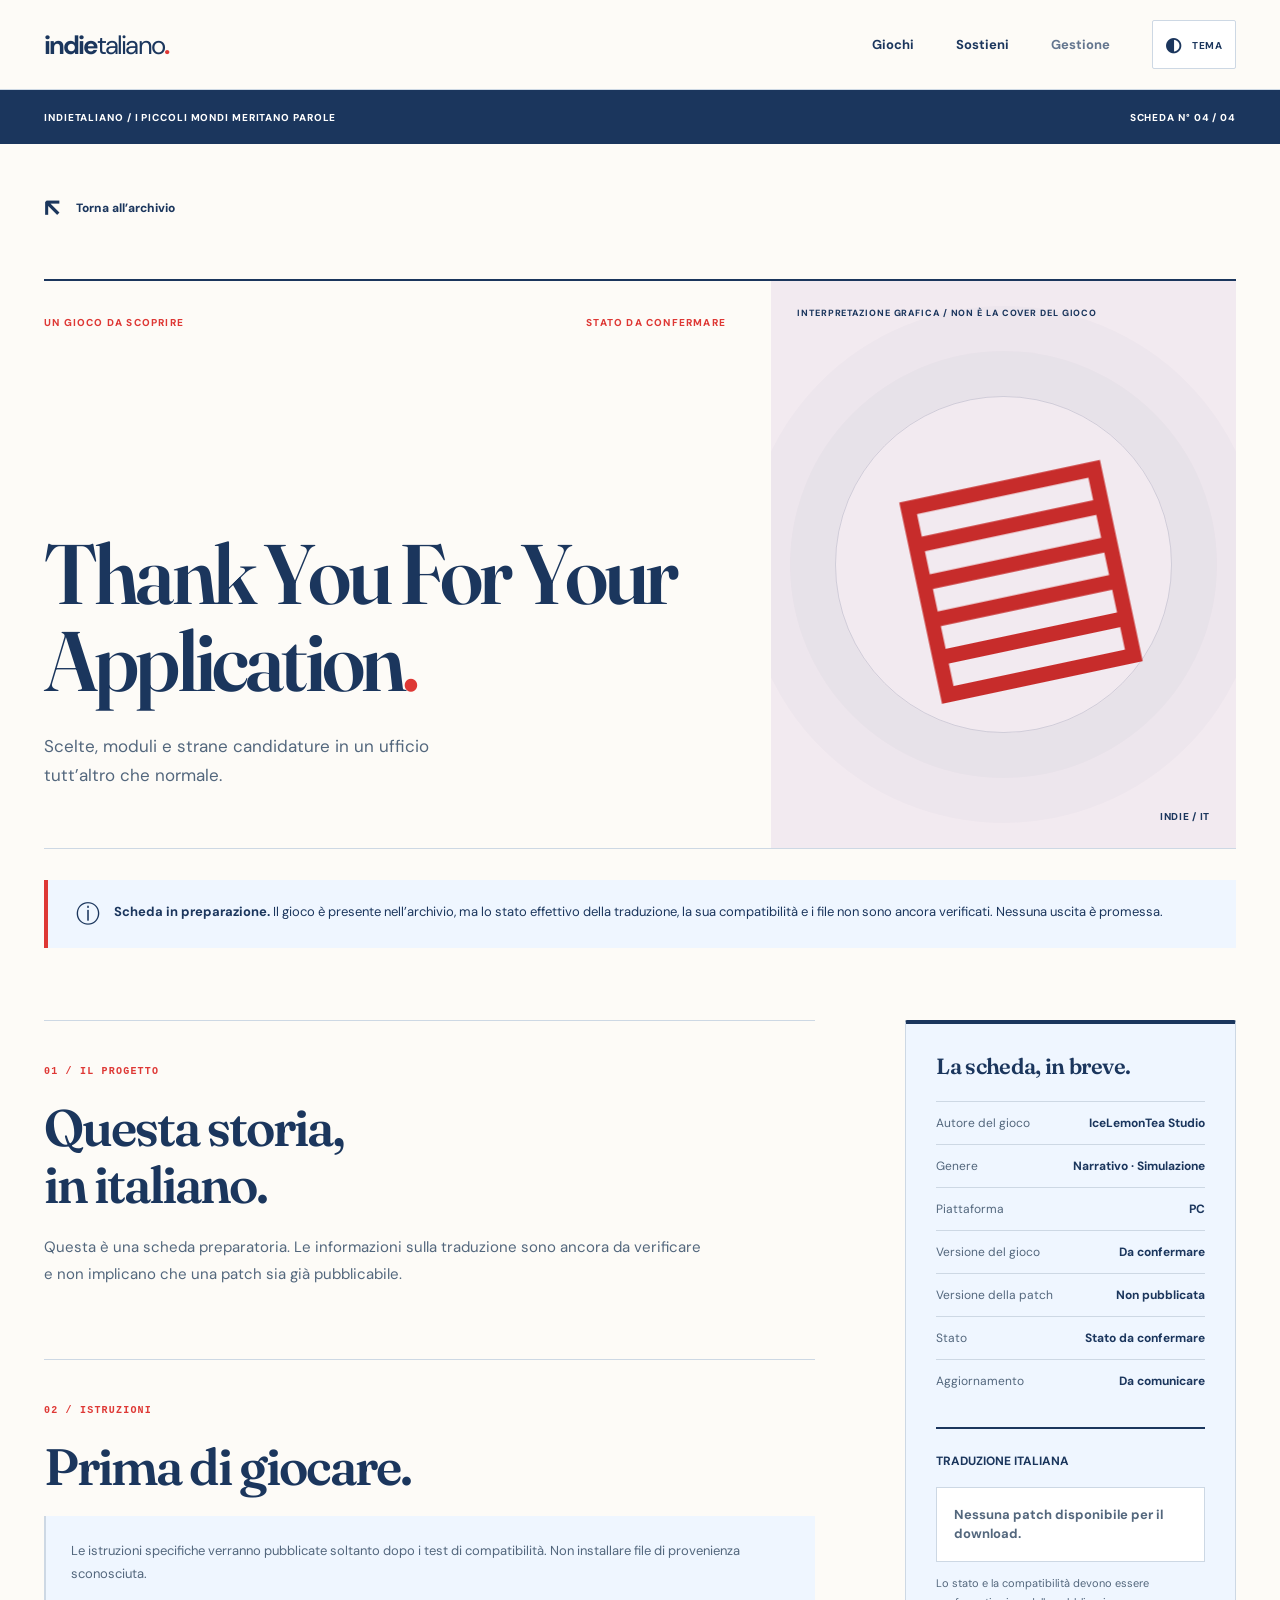
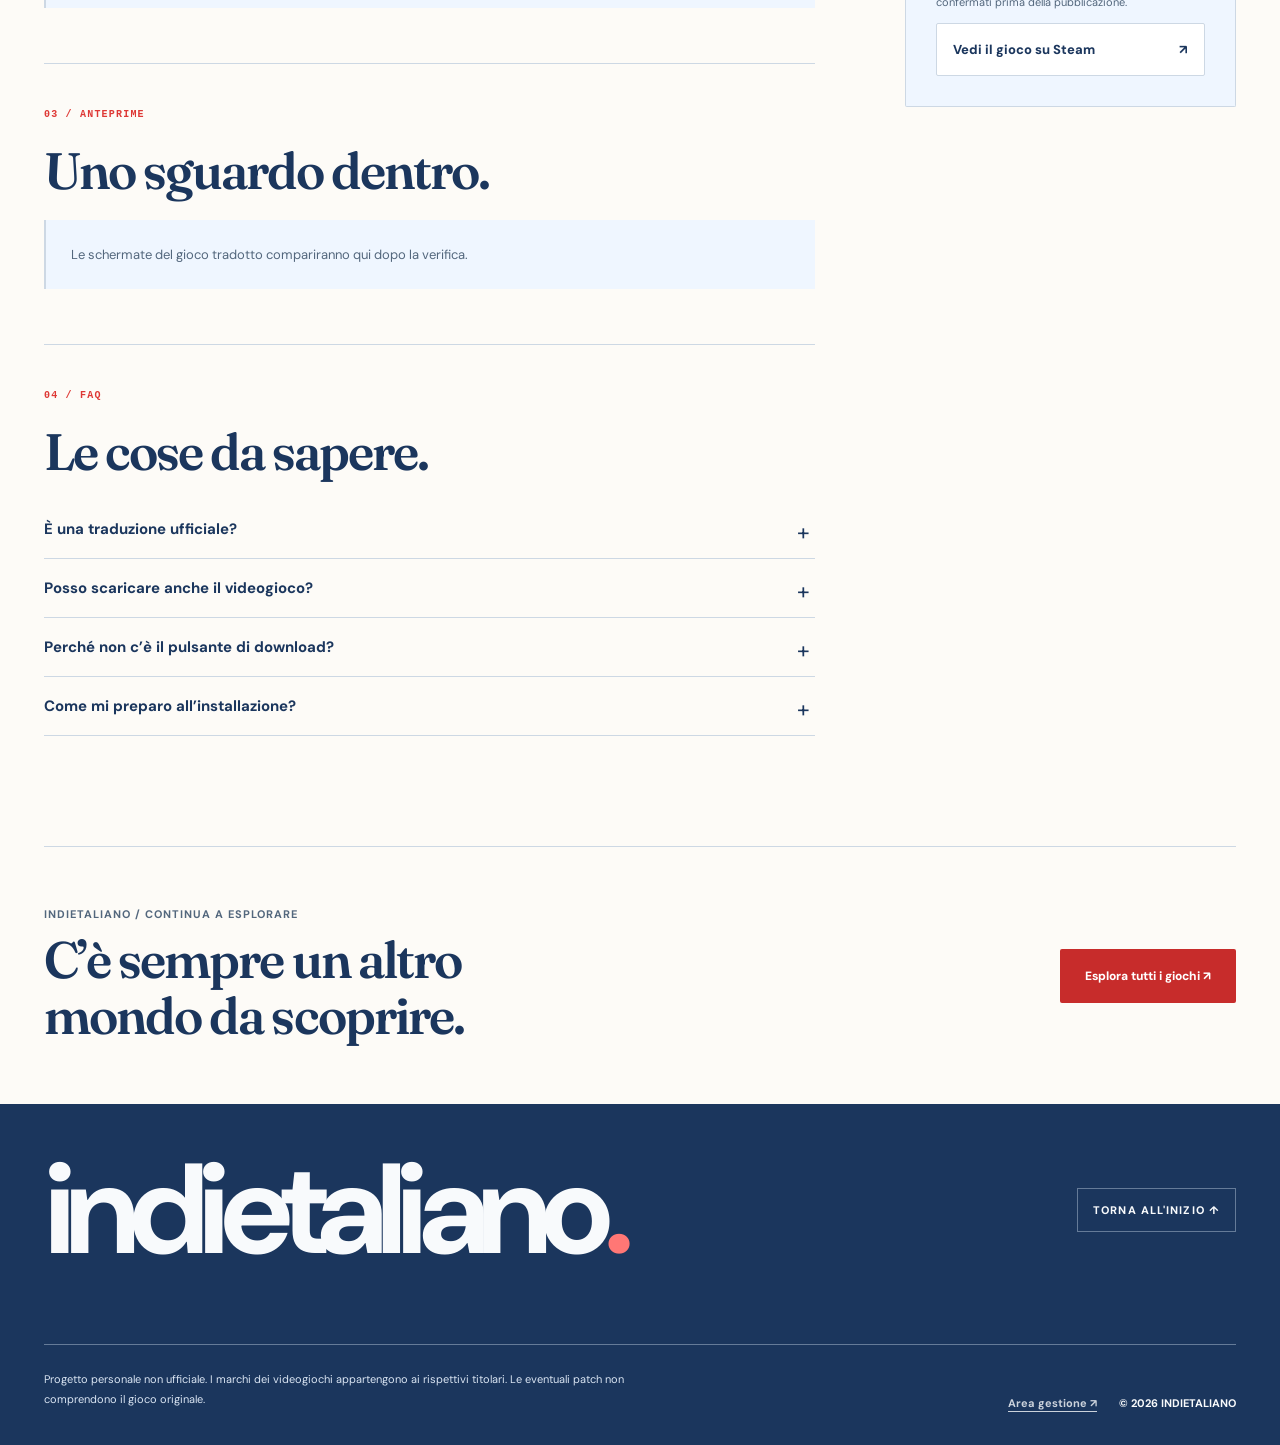
<file: giochi/thank-you-for-your-application.html>
<!doctype html>
<html lang="it">
<head><meta charset="utf-8"><meta name="viewport" content="width=device-width, initial-scale=1"><meta name="theme-color" content="#FDFBF7"><meta name="description" content="Thank You For Your Application su Indietaliano: informazioni sulla traduzione italiana, compatibilità e download quando verificato."><meta name="robots" content="noindex,follow"><title>Thank You For Your Application · Indietaliano</title><link rel="icon" href="../assets/favicon.svg" type="image/svg+xml"><link rel="preconnect" href="https://fonts.googleapis.com">  <link rel="preconnect" href="https://fonts.gstatic.com" crossorigin>  <link href="https://fonts.googleapis.com/css2?family=DM+Sans:wght@400;500;600;700;800&family=Fraunces:ital,opsz,wght@0,9..144,400..700;1,9..144,400..700&display=swap" rel="stylesheet"><link rel="stylesheet" href="../style.css"><link rel="stylesheet" href="../retro-editorial.css"><link rel="stylesheet" href="../typography.css"><script defer src="../detail-page.js"></script></head>
<body><a class="skip-link" href="#contenuto">Vai al contenuto</a>
<header class="masthead"><a class="type-logo" href="../index.html">indie<span>taliano</span><i>.</i></a><nav class="mast-nav" aria-label="Navigazione principale"><a href="../index.html#giochi">Giochi</a><a href="../index.html#sostieni">Sostieni</a><a class="nav-admin" href="../gestione.html">Gestione</a></nav><button id="theme-toggle" type="button" class="theme-button" aria-label="Attiva tema scuro"><span aria-hidden="true">◐</span> <span class="theme-word">Tema</span></button></header>
<div class="dossier-topbar"><span>INDIETALIANO / I PICCOLI MONDI MERITANO PAROLE</span><span>SCHEDA N° 04 / 04</span></div>
<main id="contenuto" class="dossier-page">
<a class="dossier-back" href="../index.html#giochi"><span aria-hidden="true">↖</span> Torna all’archivio</a>
<section class="dossier-hero" aria-labelledby="dossier-title"><div class="dossier-copy"><div class="dossier-meta-line"><span>UN GIOCO DA SCOPRIRE</span><span>STATO DA CONFERMARE</span></div><h1 class="dossier-title" id="dossier-title">Thank You For Your Application<span aria-hidden="true">.</span></h1><p class="dossier-description">Scelte, moduli e strane candidature in un ufficio tutt’altro che normale.</p></div><div class="dossier-illustration application"><small>INTERPRETAZIONE GRAFICA / NON È LA COVER DEL GIOCO</small><strong aria-hidden="true">▤</strong><span class="illustration-edge">INDIE / IT</span></div></section>
<div class="dossier-note" role="note"><span aria-hidden="true">ⓘ</span><div><strong>Scheda in preparazione.</strong> Il gioco è presente nell’archivio, ma lo stato effettivo della traduzione, la sua compatibilità e i file non sono ancora verificati. Nessuna uscita è promessa.</div></div>
<div class="dossier-body"><div class="dossier-articles"><section class="dossier-chapter"><span class="dossier-chapter-name">01 / IL PROGETTO</span><h2>Questa storia,<br>in italiano.</h2><p>Questa è una scheda preparatoria. Le informazioni sulla traduzione sono ancora da verificare e non implicano che una patch sia già pubblicabile.</p></section><section class="dossier-chapter"><span class="dossier-chapter-name">02 / ISTRUZIONI</span><h2>Prima di giocare.</h2><div class="pending-box">Le istruzioni specifiche verranno pubblicate soltanto dopo i test di compatibilità. Non installare file di provenienza sconosciuta.</div></section><section class="dossier-chapter"><span class="dossier-chapter-name">03 / ANTEPRIME</span><h2>Uno sguardo dentro.</h2><div class="pending-box">Le schermate del gioco tradotto compariranno qui dopo la verifica.</div></section><section class="dossier-chapter"><span class="dossier-chapter-name">04 / FAQ</span><h2>Le cose da sapere.</h2><div class="dossier-faq"><details><summary>È una traduzione ufficiale?</summary><p>No, Indietaliano è un progetto indipendente, non affiliato agli sviluppatori o agli editori.</p></details><details><summary>Posso scaricare anche il videogioco?</summary><p>No. Le patch non includono il gioco originale: acquistalo attraverso i canali ufficiali.</p></details><details><summary>Perché non c’è il pulsante di download?</summary><p>Ogni patch va testata prima della pubblicazione. Una scheda nell’archivio non significa che la traduzione sia già pronta.</p></details><details><summary>Come mi preparo all’installazione?</summary><p>Prima di modificare i file, controlla la versione del gioco e fai una copia di sicurezza degli originali.</p></details></div></section></div><aside class="dossier-factbox" aria-label="Informazioni sul gioco"><h2>La scheda, in breve.</h2><dl><div class="fact-row"><dt>Autore del gioco</dt><dd>IceLemonTea Studio</dd></div><div class="fact-row"><dt>Genere</dt><dd>Narrativo · Simulazione</dd></div><div class="fact-row"><dt>Piattaforma</dt><dd>PC</dd></div><div class="fact-row"><dt>Versione del gioco</dt><dd>Da confermare</dd></div><div class="fact-row"><dt>Versione della patch</dt><dd>Non pubblicata</dd></div><div class="fact-row"><dt>Stato</dt><dd>Stato da confermare</dd></div><div class="fact-row"><dt>Aggiornamento</dt><dd>Da comunicare</dd></div></dl><div class="dossier-download"><strong>TRADUZIONE ITALIANA</strong><span class="dossier-not-ready">Nessuna patch disponibile per il download.</span><small>Lo stato e la compatibilità devono essere confermati prima della pubblicazione.</small><a class="dossier-steam-link" href="https://store.steampowered.com/app/2881370/Thank_You_For_Your_Application/" target="_blank" rel="noopener noreferrer">Vedi il gioco su Steam <span aria-hidden="true">↗</span></a></div></aside></div>
<div class="next-story"><div><p>INDIETALIANO / CONTINUA A ESPLORARE</p><h2>C’è sempre un altro<br>mondo da scoprire.</h2></div><a href="../index.html#giochi">Esplora tutti i giochi ↗</a></div></main>
<footer class="footer"><div class="footer-top"><span class="footer-title">indietaliano<span>.</span></span><a href="../index.html#inizio">TORNA ALL'INIZIO ↑</a></div><div class="footer-bottom"><p>Progetto personale non ufficiale. I marchi dei videogiochi appartengono ai rispettivi titolari. Le eventuali patch non comprendono il gioco originale.</p><div class="footer-utilities"><a href="../gestione.html">Area gestione ↗</a><span>© <span id="year">2026</span> INDIETALIANO</span></div></div></footer></body></html>
</file>
<file: style.css>
/* Web fonts are linked in each HTML document. Local fallbacks work offline. */
:root{--paper:#efeee8;--ink:#171a18;--muted:#6a6c64;--acid:#dbff78;--line:#c8c9c0;--panel:#e4e5db;--soft:#faf9f5;--inverse:#121513;--rowhover:#e7e8dd;--content:1472px;color-scheme:light}
:root.dark{--paper:#181b19;--ink:#f0f0e9;--muted:#a2a89d;--acid:#d3ef76;--line:#43483f;--panel:#242923;--soft:#222620;--inverse:#0f1310;--rowhover:#282d27;color-scheme:dark}
*{box-sizing:border-box}html{scroll-behavior:smooth;scroll-padding-top:95px}body{margin:0;background:var(--paper);color:var(--ink);font-family:'DM Sans',Arial,sans-serif;-webkit-font-smoothing:antialiased}a{color:inherit;text-decoration:none}button,input{font:inherit}button{cursor:pointer}button:focus-visible,a:focus-visible,input:focus-visible{outline:3px solid #a5b95e;outline-offset:4px}::selection{background:var(--acid);color:#111}h1,h2,h3,p{margin-top:0}h1,h2,h3{font-family:'Space Grotesk',Arial,sans-serif;letter-spacing:-.055em}h1 em,h2 em{font-style:normal;color:var(--muted)}.skip-link{position:fixed;left:20px;top:-80px;z-index:5000;padding:12px 18px;background:var(--acid);color:#111}.skip-link:focus{top:14px}.section-wrap{width:min(calc(100% - 88px),var(--content));margin:0 auto}
.masthead{height:90px;display:flex;align-items:center;gap:42px;padding:0 max(44px,calc((100vw - var(--content))/2));border-bottom:1px solid var(--ink);background:var(--paper);position:relative;z-index:4}.type-logo{font-family:'Space Grotesk',sans-serif;font-weight:700;font-size:26px;letter-spacing:-.085em;white-space:nowrap;line-height:1}.type-logo span{font-weight:400}.type-logo i{font-style:normal;color:#6c9265}.mast-nav{display:flex;align-items:center;gap:42px;margin-left:auto}.mast-nav a{font-size:13px;font-weight:700;display:flex;align-items:flex-start;gap:6px;white-space:nowrap}.mast-nav a:hover{text-decoration:underline;text-underline-offset:5px}.nav-index{font-size:8px;color:var(--muted);line-height:1.2}.theme-button{padding:11px 12px;border:1px solid var(--ink);background:transparent;color:var(--ink);font-weight:700;text-transform:uppercase;letter-spacing:.08em;font-size:10px;white-space:nowrap}.theme-button span:first-child{font-size:19px;vertical-align:-2px;margin-right:6px}
.lead-story{min-height:665px;display:grid;grid-template-columns:1.15fr .85fr;border-bottom:1px solid var(--ink)}.lead-copy{padding:38px clamp(34px,6vw,108px) 39px max(44px,calc((100vw - var(--content))/2));display:flex;flex-direction:column}.section-meta,.visual-top,.visual-bottom{display:flex;justify-content:space-between;gap:20px;font-size:10px;font-weight:800;letter-spacing:.1em}.section-meta span:nth-child(2){color:var(--muted)}.lead-primary{flex:1;display:flex;justify-content:center;flex-direction:column;padding:35px 0}.tiny-intro{font-size:14px;font-weight:600;margin:0 0 30px}.lead-primary h1{font-size:clamp(62px,6.75vw,115px);line-height:.9;letter-spacing:-.094em;font-weight:600;margin:0 0 32px}.lead-primary h1 em{color:var(--ink);position:relative;z-index:1}.lead-primary h1 em::after{content:'';height:.16em;background:var(--acid);position:absolute;left:0;right:0;bottom:.02em;z-index:-1;transform:rotate(-1deg)}.hero-bottom{max-width:400px;font-size:15px;line-height:1.8;color:var(--muted);margin-bottom:0}.downlink{align-self:flex-start;display:flex;gap:14px;align-items:center;font-weight:800;font-size:13px}.circle-arrow{width:42px;height:42px;border:1.5px solid var(--ink);border-radius:50%;display:grid;place-items:center;font-size:23px;transition:background .2s,transform .2s}.downlink:hover .circle-arrow{background:var(--acid);color:#111;transform:translateY(3px)}
.lead-visual{min-height:665px;background:#171d1a;color:#f0f0e7;position:relative;overflow:hidden;display:flex;flex-direction:column;padding:34px 35px}.lead-visual:before{content:'';position:absolute;inset:0;background:linear-gradient(to right,transparent 0 97%,rgba(255,255,255,.05) 97% 98%,transparent 98%);background-size:46px 46px;opacity:.27}.visual-top,.visual-bottom{position:relative;z-index:2;color:#c3cabb}.visual-bottom{margin-top:auto}.visual-stage{position:relative;flex:1;display:flex;align-items:center;justify-content:center}.translation-mark{transform:rotate(-11deg);width:min(82%,510px);position:relative;z-index:1}.translation-old,.translation-new{font-family:'Space Grotesk',sans-serif;font-weight:700;line-height:1;letter-spacing:-.12em}.translation-old{font-size:clamp(100px,11.5vw,190px);color:#56605b;text-decoration:line-through;text-decoration-thickness:5px;transform:translateX(-18px)}.translation-divider{display:flex;align-items:center;gap:10px;margin:-3px 0 -8px;transform:rotate(11deg)}.translation-divider:before,.translation-divider:after{content:'';height:1px;background:#708276;flex:1}.translation-divider span{width:47px;height:47px;background:var(--acid);color:#111;display:grid;place-items:center;border-radius:50%;font-size:25px}.translation-new{font-size:clamp(74px,8.5vw,144px);color:var(--acid);white-space:nowrap}.blinking-cursor{color:#e9ede2;animation:blink 1.2s steps(1,end) infinite}@keyframes blink{50%{opacity:0}}.floating-glyph{position:absolute;font-family:'Space Grotesk';font-weight:700;line-height:1;color:#727f76}.glyph-one{top:10%;left:15%;font-size:70px;transform:rotate(12deg)}.glyph-two{top:15%;right:6%;font-size:62px;color:var(--acid)}.glyph-three{bottom:13%;right:13%;font-size:84px;transform:rotate(-13deg)}
.interlude{min-height:81px;display:flex;gap:35px;justify-content:center;align-items:center;border-bottom:1px solid var(--ink);font-size:11px;font-weight:800;letter-spacing:.09em;padding:18px 24px}.interlude .asterisk{font-size:28px;font-weight:400}
.archive-section{padding:122px 0 130px}.archive-head{display:grid;grid-template-columns:24% 1fr;margin-bottom:73px}.label-column,.manifesto-left,.support-aside{display:flex;flex-direction:column;align-items:flex-start;gap:13px}.chapter-number{font-family:'Space Grotesk',sans-serif;font-size:90px;font-weight:600;line-height:1;letter-spacing:-.13em}.label-sub,.micro-label{font-size:10px;font-weight:800;letter-spacing:.14em}.label-sub{color:var(--muted)}.chapter-main{padding-top:12px}.chapter-main h2{font-size:clamp(52px,6vw,95px);font-weight:600;line-height:.98;letter-spacing:-.085em;margin:24px 0}.chapter-main>p{max-width:575px;color:var(--muted);font-size:16px;line-height:1.75;margin:0}.archive-shell{border-top:2px solid var(--ink)}.archive-toolbar{display:flex;gap:20px;align-items:center;justify-content:space-between;padding:20px 0 24px}.archive-search{display:flex;align-items:center;border:1px solid var(--line);min-height:49px;max-width:380px;flex:1;padding:0 13px;gap:9px}.archive-search>span:first-child{font-size:29px;line-height:1}.archive-search input{width:100%;min-width:0;border:0;color:var(--ink);outline:0;background:transparent;font-size:13px}.archive-search input::placeholder{color:var(--muted)}.search-hint{font-size:9px;font-weight:700;color:var(--muted)}.archive-filters{display:flex;gap:6px;flex-wrap:wrap}.filter-chip{background:transparent;border:1px solid transparent;padding:12px 15px;color:var(--muted);font-size:11px;font-weight:700}.filter-chip:hover{border-color:var(--line)}.filter-chip.is-active{background:var(--ink);color:var(--paper)}.list-head{display:grid;grid-template-columns:minmax(400px,1.8fr) minmax(140px,.9fr) minmax(170px,.8fr) 110px;border-top:1px solid var(--line);padding:13px 20px 13px 0;color:var(--muted);font-size:9px;letter-spacing:.12em;font-weight:800}.list-head span:last-child{text-align:right}.archive-item{display:grid;grid-template-columns:45px 80px minmax(275px,1fr) minmax(140px,.9fr) minmax(170px,.8fr) 110px;align-items:center;min-height:150px;border-top:1px solid var(--line);gap:0;transition:background .2s}.archive-item:last-child{border-bottom:1px solid var(--line)}.archive-item:hover,.archive-item:focus-visible{background:var(--rowhover)}.item-num{align-self:start;margin-top:26px;font-family:'Space Grotesk';font-size:11px;font-weight:800;color:var(--muted)}.item-emblem{width:63px;height:85px;display:flex;align-items:center;justify-content:center;font-family:'Space Grotesk';font-size:42px;font-weight:700;border-radius:1px;transform:rotate(-5deg);transition:transform .25s;margin-right:14px;color:#171a18}.archive-item:hover .item-emblem{transform:rotate(4deg) scale(1.04)}.item-emblem.rose{background:#e0b4a4}.item-emblem.violet{background:#b6a1ce}.item-emblem.mint{background:#b7ceae}.item-emblem.ochre{background:#e7c976}.item-title{padding:10px 20px 10px 2px}.item-title strong{display:block;font-family:'Space Grotesk',sans-serif;font-size:clamp(25px,2.7vw,43px);line-height:1.08;letter-spacing:-.065em;font-weight:600}.item-title small{display:block;margin-top:8px;font-size:12px;color:var(--muted)}.item-genre{font-size:13px;color:var(--muted);padding-right:20px}.item-status{font-size:11px;letter-spacing:.01em;font-weight:700;color:var(--ink);padding-right:12px}.item-status span{color:#a2a9a0;margin-right:5px}.item-status.disponibile span{color:#639265}.item-arrow{text-align:right;font-size:35px;font-family:'Space Grotesk';font-weight:400;padding-right:16px;transition:transform .2s}.archive-item:hover .item-arrow{transform:translate(4px,-4px)}.archive-footer{display:flex;justify-content:space-between;gap:20px;padding:24px 0;color:var(--muted);font-size:10px;font-weight:700;letter-spacing:.1em}.empty-message{text-align:center;padding:100px 20px;border-top:1px solid var(--line)}.empty-message p{font-family:'Space Grotesk';font-size:32px;font-weight:700;margin-bottom:8px}.empty-message span{display:block;font-size:13px;color:var(--muted)}.empty-message button{border:0;border-bottom:1px solid var(--ink);background:transparent;color:var(--ink);font-weight:800;margin-top:22px;padding:10px}
.manifesto{background:#161c17;color:#f1f2e8}.manifesto-stripe{height:45px;display:flex;justify-content:space-between;align-items:center;padding:0 max(44px,calc((100vw - var(--content))/2));background:var(--acid);color:#171a18;font-size:10px;font-weight:800;letter-spacing:.12em}.manifesto-inner{display:grid;grid-template-columns:24% 1fr;padding:115px 0 90px}.manifesto-left .chapter-number{color:#d8ef85}.manifesto-left .micro-label{color:#b0b7ab}.manifesto-text{padding-top:10px}.manifesto-eyebrow{font-size:12px;font-weight:700;letter-spacing:.12em;color:#afbead;margin-bottom:30px}.manifesto h2{font-size:clamp(72px,9.4vw,154px);line-height:.87;font-weight:600;letter-spacing:-.085em;margin:0 0 70px}.manifesto h2 em{color:var(--acid)}.manifesto-bottom{display:grid;grid-template-columns:1fr 1fr;gap:70px;max-width:830px;margin-left:auto}.manifesto-bottom p{font-size:16px;line-height:1.9;color:#c7cec5;margin:0}.manifesto-end{padding:20px 44px;border-top:1px solid #4a554c;display:flex;justify-content:space-between;align-items:center;color:#c8d0c8;font-size:10px;font-weight:800;letter-spacing:.11em}.manifesto-end span:first-child{font-size:38px;color:var(--acid)}
.support{display:grid;grid-template-columns:24% 1fr;padding-top:137px;padding-bottom:145px}.support-content{max-width:780px}.support-kicker{font-size:11px;font-weight:700;letter-spacing:.12em}.support h2{font-size:clamp(58px,8vw,116px);font-weight:600;line-height:.95;margin:25px 0 35px}.support h2 em{color:var(--muted)}.support-content>p:not(.support-pledge):not(.support-small):not(.support-pending){font-size:17px;line-height:1.85;max-width:620px;color:var(--muted)}.support-pledge{display:flex;align-items:center;gap:12px;padding:24px 0 0;margin-top:30px;border-top:1px solid var(--line);font-size:14px}.support-pledge span{font-size:28px}.donation-cta{display:inline-flex;align-items:center;justify-content:space-between;gap:80px;padding:18px 22px;background:var(--acid);color:#171a18;font-size:14px;font-weight:800;margin-top:10px}.donation-cta span{font-size:22px}.donation-cta:hover{background:#c7ef59}.support-pending{display:inline-block;margin:12px 0 0;padding:13px 15px;border:1px solid var(--line);font-size:12px;line-height:1.5;color:var(--muted)}.support-small{font-size:12px;color:var(--muted);margin-top:22px}.footer{background:#111713;color:#e9eee5;padding:42px max(44px,calc((100vw - var(--content))/2)) 35px}.footer-top{display:flex;align-items:center;justify-content:space-between;padding:0 0 70px;border-bottom:1px solid #505a50}.footer-title{font-family:'Space Grotesk';font-size:clamp(55px,10vw,157px);line-height:1;letter-spacing:-.095em;font-weight:600}.footer-title span{color:var(--acid)}.footer-top>a{font-size:11px;letter-spacing:.1em;font-weight:800;border:1px solid #69736a;padding:14px 15px}.footer-bottom{display:flex;justify-content:space-between;gap:40px;align-items:flex-end;padding-top:25px}.footer-bottom p{color:#b0b8ae;max-width:610px;font-size:11px;line-height:1.8;margin:0}.footer-bottom>span{font-size:10px;white-space:nowrap;font-weight:700;letter-spacing:.06em}
/* Game dossier */
.dossier-topbar{display:flex;justify-content:space-between;align-items:center;min-height:54px;padding:0 max(44px,calc((100vw - var(--content))/2));background:var(--acid);color:#121713;font-size:10px;font-weight:800;letter-spacing:.09em}.dossier-topbar span:last-child{white-space:nowrap}.dossier-page{width:min(calc(100% - 88px),var(--content));margin:0 auto}.dossier-back{display:inline-flex;gap:15px;align-items:center;font-size:12px;font-weight:800;margin:47px 0 55px}.dossier-back span{font-size:25px}.dossier-back:hover{text-decoration:underline;text-underline-offset:5px}.dossier-hero{display:grid;grid-template-columns:1.22fr .78fr;border-top:2px solid var(--ink);border-bottom:1px solid var(--ink);min-height:570px}.dossier-copy{padding:35px 45px 58px 0;display:flex;flex-direction:column}.dossier-meta-line{display:flex;justify-content:space-between;gap:12px;font-size:10px;font-weight:800;letter-spacing:.12em}.dossier-title{font-size:clamp(66px,7.5vw,128px);line-height:.88;letter-spacing:-.09em;font-weight:600;overflow-wrap:anywhere;margin:auto 0 28px;max-width:910px}.dossier-description{font-size:17px;line-height:1.7;max-width:450px;color:var(--muted);margin:0}.dossier-illustration{min-height:550px;position:relative;display:flex;align-items:center;justify-content:center;overflow:hidden;background:#ded5c0;color:#171a18}.dossier-illustration.road{background:#dbac96}.dossier-illustration.haunts{background:#b2a0c9}.dossier-illustration.everholm{background:#b3cda7}.dossier-illustration.application{background:#dbc781}.dossier-illustration:before{content:'';position:absolute;border:1px solid rgba(0,0,0,.17);width:72%;aspect-ratio:1;border-radius:50%;box-shadow:0 0 0 45px rgba(0,0,0,.03),0 0 0 90px rgba(0,0,0,.025)}.dossier-illustration>strong{position:relative;z-index:2;font-size:clamp(160px,21vw,340px);line-height:1;font-weight:400;transform:rotate(-12deg);font-family:'Space Grotesk';letter-spacing:-.1em}.dossier-illustration small{position:absolute;left:26px;top:26px;font-size:9px;font-weight:800;letter-spacing:.1em}.dossier-illustration .illustration-edge{position:absolute;right:26px;bottom:25px;font-size:10px;font-weight:800;letter-spacing:.07em}.dossier-note{background:var(--panel);display:flex;align-items:flex-start;gap:14px;padding:22px 28px;font-size:13px;line-height:1.6;margin:31px 0 72px}.dossier-note strong{white-space:nowrap}.dossier-note span{font-size:24px;line-height:1}.dossier-body{display:grid;grid-template-columns:1.4fr .6fr;gap:90px;margin:0 0 110px}.dossier-chapter{border-top:1px solid var(--ink);padding:37px 0 55px}.dossier-chapter:last-child{padding-bottom:0}.dossier-chapter-name{font-size:10px;font-weight:800;letter-spacing:.12em;color:var(--muted)}.dossier-chapter h2{font-size:clamp(35px,4vw,60px);line-height:1.08;letter-spacing:-.07em;margin:20px 0 20px;font-weight:600}.dossier-chapter p{max-width:665px;font-size:15px;line-height:1.85;color:var(--muted)}.pending-box{padding:23px 25px;background:var(--panel);font-size:13px;color:var(--muted);line-height:1.8}.install-steps{padding-left:24px;font-size:15px;line-height:1.9;color:var(--muted)}.install-steps li{padding:4px 0}.screens-grid{display:grid;grid-template-columns:1fr 1fr;gap:14px}.screens-grid img{width:100%;height:auto;display:block}.dossier-faq details{border-bottom:1px solid var(--line)}.dossier-faq summary{cursor:pointer;list-style:none;padding:19px 30px 19px 0;font-size:15px;font-weight:700;position:relative}.dossier-faq summary::after{content:'+';position:absolute;right:5px;top:17px;font-size:23px;font-weight:400}.dossier-faq details[open] summary::after{content:'−'}.dossier-faq summary::-webkit-details-marker{display:none}.dossier-faq details p{font-size:13px;margin:0 0 20px}.dossier-factbox{align-self:start;position:sticky;top:18px;border:1px solid var(--ink);padding:30px}.dossier-factbox h2{font-size:22px;letter-spacing:-.04em;margin-bottom:21px}.fact-row{display:flex;justify-content:space-between;gap:20px;padding:13px 0;border-top:1px solid var(--line);font-size:12px}.fact-row dt{color:var(--muted)}.fact-row dd{text-align:right;font-weight:700;margin:0;max-width:53%;overflow-wrap:anywhere}.dossier-download{margin-top:25px;padding-top:24px;border-top:2px solid var(--ink)}.dossier-download strong{display:block;font-size:12px;margin-bottom:18px}.dossier-download a,.dossier-steam-link{display:flex;justify-content:space-between;gap:13px;padding:17px 16px;font-size:13px;font-weight:800;background:var(--ink);color:var(--paper)}.dossier-download a:hover{background:#496a44;color:#fff}.dossier-not-ready{display:block;padding:17px;background:var(--panel);color:var(--muted);font-size:13px;font-weight:700;line-height:1.5}.dossier-download small{display:block;font-size:11px;color:var(--muted);line-height:1.7;margin-top:12px}.dossier-steam-link{margin-top:12px;background:transparent;color:var(--ink);border:1px solid var(--ink)}.dossier-steam-link:hover{background:var(--rowhover)}.next-story{display:flex;justify-content:space-between;align-items:center;gap:25px;padding:60px 0;border-top:1px solid var(--ink)}.next-story p{font-size:11px;color:var(--muted);letter-spacing:.09em;font-weight:700}.next-story h2{font-size:clamp(32px,4vw,65px);line-height:1;letter-spacing:-.07em;margin:0}.next-story a{white-space:nowrap;background:var(--acid);color:#171a18;padding:19px 25px;font-size:12px;font-weight:800}
[hidden]{display:none!important}
@media (max-width:1180px){.lead-copy{padding-left:44px;padding-right:42px}.lead-primary h1{font-size:clamp(60px,7.5vw,92px)}.translation-old{font-size:135px}.translation-new{font-size:105px}.archive-item{grid-template-columns:40px 73px minmax(230px,1fr) minmax(130px,.6fr) minmax(145px,.55fr) 48px}.list-head{grid-template-columns:minmax(343px,1.8fr) minmax(130px,.6fr) minmax(145px,.55fr) 48px}.archive-head,.manifesto-inner,.support{grid-template-columns:19% 1fr}.dossier-body{gap:40px}}
@media (max-width:820px){.section-wrap,.dossier-page{width:calc(100% - 44px)}.masthead{height:72px;padding:0 22px;gap:15px}.type-logo{font-size:23px}.mast-nav{gap:16px}.mast-nav a{font-size:11px}.nav-index,.theme-word{display:none}.theme-button{padding:7px 9px}.theme-button span:first-child{margin:0}.lead-story{grid-template-columns:1fr;min-height:unset}.lead-copy{padding:27px 26px 30px}.lead-primary{padding:75px 0 65px}.lead-primary h1{font-size:clamp(66px,11.5vw,104px)}.lead-visual{min-height:460px}.translation-old{font-size:clamp(100px,17vw,160px)}.translation-new{font-size:clamp(74px,14vw,130px)}.interlude{gap:17px;font-size:9px}.archive-section{padding:100px 0}.archive-head{grid-template-columns:120px 1fr}.chapter-number{font-size:75px}.chapter-main h2{font-size:clamp(48px,7.5vw,75px)}.archive-toolbar{flex-wrap:wrap}.archive-search{max-width:none;flex-basis:100%}.archive-filters{width:100%}.list-head{display:none}.archive-item{grid-template-columns:28px 74px 1fr 44px;grid-template-rows:auto auto;min-height:132px;padding:17px 0}.item-num{grid-column:1;grid-row:1/3;margin-top:12px}.item-emblem{grid-column:2;grid-row:1/3;width:54px;height:72px;font-size:37px}.item-title{grid-column:3;grid-row:1;padding:3px 0}.item-title strong{font-size:clamp(25px,5vw,35px)}.item-title small{margin-top:4px}.item-genre{grid-column:3;grid-row:2;font-size:11px;padding:5px 0}.item-status{grid-column:3;grid-row:2;justify-self:end;padding-right:30px}.item-arrow{grid-column:4;grid-row:1/3;font-size:28px;padding-right:5px}.archive-item .item-genre{justify-self:start}.manifesto-stripe{padding:0 22px}.manifesto-inner{grid-template-columns:110px 1fr;padding:90px 0}.manifesto h2{font-size:clamp(66px,9.5vw,95px)}.manifesto-bottom{gap:25px}.support{grid-template-columns:110px 1fr;padding:100px 0}.support h2{font-size:clamp(54px,8vw,86px)}.footer{padding:45px 22px 27px}.footer-title{font-size:clamp(52px,11vw,100px)}.dossier-topbar{padding:0 22px}.dossier-hero{grid-template-columns:1fr}.dossier-copy{min-height:385px;padding:25px 0 34px}.dossier-title{font-size:clamp(66px,11vw,110px);margin:auto 0 24px}.dossier-illustration{min-height:370px}.dossier-illustration>strong{font-size:235px}.dossier-body{grid-template-columns:1fr;gap:30px}.dossier-factbox{grid-row:1;position:static}.dossier-note{margin-bottom:50px}}
@media (max-width:560px){.masthead{flex-wrap:wrap;min-height:102px;height:auto;justify-content:space-between;padding:18px 18px 13px;gap:13px}.type-logo{font-size:25px}.mast-nav{order:3;width:100%;justify-content:space-between;margin:3px 0 0}.mast-nav a{font-size:12px}.lead-copy{padding:19px 20px 26px}.section-meta{font-size:8px}.section-meta span:nth-child(2){display:none}.lead-primary{padding:64px 0 62px}.tiny-intro{font-size:12px;margin-bottom:28px}.lead-primary h1{font-size:clamp(56px,13.4vw,83px);margin-bottom:27px}.hero-bottom{font-size:14px;line-height:1.65}.lead-visual{min-height:370px;padding:20px}.visual-top,.visual-bottom{font-size:8px}.translation-mark{width:88%}.translation-old{font-size:clamp(100px,22vw,148px)}.translation-new{font-size:clamp(68px,18vw,125px)}.translation-divider span{width:34px;height:34px;font-size:20px}.glyph-one{font-size:44px}.glyph-three{font-size:60px}.interlude{padding:18px 14px;gap:10px;justify-content:space-between;min-height:68px}.interlude span{font-size:8px}.interlude .asterisk{font-size:15px}.section-wrap,.dossier-page{width:calc(100% - 36px)}.archive-section{padding:75px 0 85px}.archive-head{display:block;margin-bottom:45px}.label-column{flex-direction:row;align-items:center;gap:12px;margin-bottom:25px}.chapter-number{font-size:52px}.chapter-main h2{font-size:clamp(46px,11vw,68px);margin:17px 0}.chapter-main p{font-size:14px}.archive-toolbar{padding-top:16px}.archive-search{min-height:46px}.archive-filters{gap:3px}.filter-chip{padding:10px 9px;font-size:10px}.archive-item{grid-template-columns:24px 50px minmax(0,1fr) 24px;column-gap:6px;min-height:123px}.item-num{font-size:9px}.item-emblem{width:44px;height:62px;font-size:29px;margin:0}.item-title strong{font-size:clamp(23px,6vw,33px)}.item-title small{font-size:10px}.item-status{grid-column:3;grid-row:2;justify-self:start;padding:0;font-size:10px}.item-genre{display:none}.item-arrow{padding:0;font-size:24px}.archive-footer{flex-direction:column;gap:8px;font-size:9px}.manifesto-stripe{padding:0 18px}.manifesto-inner{display:block;padding:76px 0}.manifesto-left{flex-direction:row;align-items:center;margin-bottom:38px}.manifesto h2{font-size:clamp(62px,13vw,90px);margin-bottom:42px}.manifesto-bottom{grid-template-columns:1fr;gap:16px}.manifesto-bottom p{font-size:14px;line-height:1.8}.manifesto-end{padding:15px 18px}.support{display:block;padding:78px 0 86px}.support-aside{flex-direction:row;align-items:center;margin-bottom:35px}.support h2{font-size:clamp(52px,12vw,78px)}.support-content>p:not(.support-pledge):not(.support-small):not(.support-pending){font-size:15px}.support-pledge{font-size:12px}.footer-title{font-size:clamp(42px,11vw,75px)}.footer-top{padding-bottom:50px}.footer-top>a{font-size:9px;padding:10px}.footer-bottom{display:block}.footer-bottom>span{display:block;margin-top:28px}.dossier-topbar{padding:0 18px;font-size:8px}.dossier-topbar span:last-child{display:none}.dossier-back{margin:29px 0 31px}.dossier-copy{min-height:340px}.dossier-title{font-size:clamp(59px,13vw,95px)}.dossier-description{font-size:15px}.dossier-illustration{min-height:300px}.dossier-illustration>strong{font-size:175px}.dossier-note{display:block;font-size:12px;padding:20px}.dossier-note span{display:block;margin-bottom:10px}.dossier-note strong{white-space:normal}.dossier-body{margin-bottom:60px}.dossier-chapter{padding:26px 0 40px}.dossier-chapter h2{font-size:40px}.dossier-factbox{padding:19px}.next-story{align-items:start;flex-direction:column;padding:42px 0;gap:25px}.next-story h2{font-size:38px}}
@media (prefers-reduced-motion:reduce){html{scroll-behavior:auto}*,*::before,*::after{animation:none!important;transition:none!important}}
</file>
<file: retro-editorial.css>
/* Indietaliano 3.3 · Retro Editorial
   Foglio di identita' visiva, caricato per ultimo.
   Crema, blu profondo, rosso arcade, blu ghiaccio.
*/
:root {
  --paper: #FDFBF7;
  --ink: #1B365D;
  --muted: #53677D;
  --acid: #DE3835;
  --accent: #DE3835;
  --accent-strong: #C72C2B;
  --line: #CDD8E4;
  --panel: #EFF6FF;
  --soft: #FFFFFF;
  --inverse: #162F52;
  --rowhover: #E7F1FC;
  --serif: 'Iowan Old Style', 'Baskerville', 'Palatino Linotype', Georgia, serif;
  --mono: ui-monospace, 'SFMono-Regular', Consolas, 'Liberation Mono', monospace;
  color-scheme: light;
}
:root.dark {
  --paper: #101E33;
  --ink: #F2F6FD;
  --muted: #BED0E5;
  --acid: #FF7775;
  --accent: #FF7775;
  --accent-strong: #C72C2B;
  --line: #3E5878;
  --panel: #1A3150;
  --soft: #152944;
  --inverse: #0D192B;
  --rowhover: #234269;
  color-scheme: dark;
}
body { background: var(--paper); color:var(--ink); }
::selection {background:#F3BAB7;color:#1B365D}
:root.dark ::selection {background:#B8403F;color:#fff}
a:focus-visible,button:focus-visible,input:focus-visible,summary:focus-visible {outline:3px solid var(--accent);outline-offset:3px}
.skip-link {background:var(--accent-strong);color:#fff}

/* Navigazione e marchio solo tipografico: niente logo definitivo. */
.masthead {background:var(--paper);border-bottom:1px solid var(--line)}
.type-logo,.footer-title {letter-spacing:-.075em}
.type-logo i {color:var(--accent)}
.mast-nav a:hover,.dossier-back:hover {color:var(--accent)}
.theme-button {border:1px solid var(--line);border-radius:2px;background:var(--soft);color:var(--ink)}
.theme-button:hover {background:var(--panel);border-color:var(--ink)}

/* Hero: il testo scelto e' l'unico protagonista, segue subito il catalogo. */
.simple-hero {background:var(--paper);border-bottom:1px solid var(--line)}
.simple-hero-inner {padding-top:clamp(38px,5.3vw,67px);padding-bottom:clamp(36px,4.4vw,60px)}
.simple-hero h1 {
  color:var(--ink);font-family:var(--serif);font-size:clamp(62px,7vw,111px);
  line-height:.985;letter-spacing:-.066em;font-weight:600;
  max-width:960px;margin-bottom:25px;
}
.simple-hero h1 em {
  position:relative;color:var(--accent);font-family:var(--serif);
  font-weight:500;font-style:italic;letter-spacing:-.068em;
}
.simple-hero h1 em::after {
  content:'';position:absolute;left:0;right:0;height:3px;
  bottom:-.035em;background:currentColor;opacity:.38;transform:none;
}
.simple-hero p {max-width:610px;color:var(--muted);font-size:clamp(15px,1.4vw,18px);line-height:1.65}

/* Catalogo: indice compatto, righe a blocchi blu ghiaccio, microdettagli arcade. */
.home-page .archive-section {padding-top:35px;padding-bottom:76px}
.home-page .archive-head {margin-bottom:23px}
.home-page .archive-head h2 {font-family:var(--serif);font-weight:600;letter-spacing:-.045em;font-size:clamp(40px,4.7vw,59px)}
.home-page .archive-head p {color:var(--muted)}
.home-page .head-dot {color:var(--accent)}
.home-page .archive-stamp {color:var(--ink);font-family:var(--mono);font-size:10px}
.home-page .archive-shell {border-top:2px solid var(--ink)}
.archive-search {background:var(--soft);border:1px solid var(--line);border-radius:2px}
.archive-search:focus-within {border-color:var(--ink);box-shadow:0 0 0 2px var(--panel)}
.archive-search input {color:var(--ink)}
.archive-search input::placeholder {color:var(--muted)}
.filter-chip {border-radius:2px;transition:background .16s,border-color .16s;color:var(--ink)}
.filter-chip:hover {background:var(--panel);border-color:var(--line)}
.filter-chip.is-active {background:var(--ink);color:var(--paper);border-color:var(--ink)}
.archive-list {display:grid;gap:8px}
.home-page .archive-item {
  background:var(--panel);border:1px solid var(--line);border-left:3px solid var(--ink);
  min-height:99px;transition:background .16s,border-color .16s;
}
.home-page .archive-item:last-child {border-bottom:1px solid var(--line)}
.home-page .archive-item:hover,.home-page .archive-item:focus-visible {background:var(--rowhover);border-left-color:var(--accent)}
.item-num {color:var(--accent-strong);font:700 12px/1 var(--mono);letter-spacing:-.04em}
.item-emblem {border:1px solid rgba(27,54,93,.13);border-radius:2px;color:#1B365D;font-family:var(--mono);font-weight:700}
.item-emblem.rose {background:#F7DFE0}
.item-emblem.violet {background:#DFE6F9}
.item-emblem.mint {background:#D9ECEE}
.item-emblem.ochre {background:#F5E7CF}
.item-title strong {font-family:var(--serif);font-weight:600;letter-spacing:-.035em;color:var(--ink)}
.item-title small,.item-genre {color:var(--muted)}
.item-status {color:var(--ink)}
.item-status span {color:#75869A}
.item-status.disponibile span {color:#16845D}
.item-arrow {color:var(--accent);font-family:var(--mono)}
.archive-footer {border:0;color:var(--muted)}
.empty-message {background:var(--panel);border:1px solid var(--line)}
.empty-message button {color:var(--ink);border-bottom-color:var(--accent)}

/* La richiesta di sostegno deve rimanere discreta e completamente facoltativa. */
.home-page .support {border-top:1px solid var(--line)}
.home-page .support-symbol {color:var(--accent);font-family:var(--mono)}
.home-page .support-intro h2 {font-family:var(--serif);font-weight:600;letter-spacing:-.04em}
.home-page .support-intro p {color:var(--muted)}
.home-page .support-intro strong {color:var(--ink)}
.donation-cta,.next-story a,.dossier-download a:not(.dossier-steam-link) {
  border-radius:2px;background:var(--accent-strong);color:#fff;
}
.donation-cta:hover,.next-story a:hover,.dossier-download a:not(.dossier-steam-link):hover {background:#A82020;color:#fff}
.support-pending {background:var(--panel);border-radius:2px;color:var(--muted);border:1px solid var(--line)}
.support-small {color:var(--muted)}
.footer {background:#1B365D;color:#F8FAFC}
.footer-title span {color:#FF7775}
.footer-top {border-bottom-color:#657B98}
.footer-top>a {border-color:#657B98}
.footer-top>a:hover {background:#EFF6FF;color:#1B365D}
.footer-bottom p {color:#DAE5F3}

/* Schede: nota tecnica in blu ghiaccio e barra editoriale rossa. */
.dossier-topbar {background:#1B365D;color:#fff}
.dossier-back {color:var(--ink)}
.dossier-title,.dossier-chapter h2,.dossier-factbox h2,.next-story h2 {
  font-family:var(--serif);font-weight:600;letter-spacing:-.05em;
}
.dossier-title {line-height:.99;color:var(--ink)}
.dossier-title span,.dossier-meta-line {color:var(--accent)}
.dossier-hero {border-top:2px solid var(--ink);border-bottom:1px solid var(--line)}
.dossier-illustration {color:#1B365D;background:var(--panel)}
.dossier-illustration.road {background:#E1ECF9}
.dossier-illustration.haunts {background:#DBE6F8}
.dossier-illustration.everholm {background:#DFEEF1}
.dossier-illustration.application {background:#F2EAF0}
.dossier-illustration::before {border-color:rgba(27,54,93,.16);box-shadow:0 0 0 45px rgba(27,54,93,.025),0 0 0 90px rgba(27,54,93,.02)}
.dossier-illustration>strong {color:var(--accent-strong)}
.dossier-note {background:var(--panel);border-left:4px solid var(--accent);color:var(--ink)}
.dossier-chapter {border-top:1px solid var(--line)}
.dossier-chapter-name {font-family:var(--mono);font-size:10px;color:var(--accent)}
.dossier-chapter p {color:var(--muted)}
.pending-box {background:var(--panel);border-left:2px solid var(--line);color:var(--muted)}
.dossier-factbox {border:1px solid var(--line);border-top:4px solid var(--ink);border-radius:2px;background:var(--panel)}
.fact-row {border-top-color:var(--line)}
.fact-row dt {color:var(--muted)}
.dossier-download {border-top-color:var(--ink)}
.dossier-not-ready {background:var(--soft);border:1px solid var(--line);color:var(--muted)}
.dossier-download a.dossier-steam-link {background:var(--soft);border:1px solid var(--line);border-radius:2px;color:var(--ink)}
.dossier-download a.dossier-steam-link:hover {background:var(--rowhover)}
.next-story {border-top-color:var(--line)}

/* Tema scuro: stesso carattere, niente accenti fluorescenti. */
:root.dark .filter-chip.is-active {color:#101E33}
:root.dark .item-num {color:#FF9A96}
:root.dark .item-emblem.rose {background:#623F4B;color:#FFF0F0}
:root.dark .item-emblem.violet {background:#364E75;color:#F2F6FF}
:root.dark .item-emblem.mint {background:#305965;color:#E9FCFF}
:root.dark .item-emblem.ochre {background:#645244;color:#FFF5E9}
:root.dark .item-status span {color:#C2D2E5}
:root.dark .item-status.disponibile span {color:#68D7A1}
:root.dark .dossier-illustration.road {background:#28456B}
:root.dark .dossier-illustration.haunts {background:#304D78}
:root.dark .dossier-illustration.everholm {background:#2B5263}
:root.dark .dossier-illustration.application {background:#51455E}
:root.dark .dossier-illustration {color:#F2F6FD}
:root.dark .dossier-illustration>strong {color:#FF8E88}
:root.dark .dossier-illustration::before {border-color:rgba(255,255,255,.13)}
:root.dark .footer {background:#0B1728}

@media(max-width:820px) {
  .simple-hero h1 {font-size:clamp(55px,9vw,82px)}
  .home-page .archive-item {row-gap:5px}
}
@media(max-width:560px) {
  .simple-hero-inner {padding-top:36px;padding-bottom:38px}
  .simple-hero h1 {font-size:clamp(44px,12vw,67px);line-height:1}
  .simple-hero p {font-size:14px}
  .home-page .archive-section {padding-top:28px;padding-bottom:50px}
  .home-page .archive-head h2 {font-size:40px}
  .home-page .archive-item {min-height:91px}
  .item-num {font-size:10px}
}
@media(prefers-reduced-motion:reduce) {
  *,*::before,*::after {scroll-behavior:auto!important;animation-duration:.01ms!important;transition-duration:.01ms!important}
}
</file>
<file: typography.css>
/* Indietaliano 3.4 — identita' tipografica Fraunces + DM Sans.
   Caricato DOPO retro-editorial.css: cambia soltanto la tipografia.
   Font esterni da Google Fonts; nessun file font e' incluso nello ZIP. */
:root {
  --display-font: 'Fraunces', Georgia, 'Times New Roman', serif;
  --ui-font: 'DM Sans', Arial, Helvetica, sans-serif;
}
body,button,input,select,textarea {font-family:var(--ui-font)}
/* La firma del sito rimane moderna e facile da riconoscere. */
.type-logo,.footer-title {font-family:var(--ui-font);font-weight:700;letter-spacing:-.075em}
/* Titoli editoriali, pesi e tracking adatti alle proporzioni di Fraunces. */
.simple-hero h1 {
  font-family:var(--display-font);
  font-weight:600;
  font-optical-sizing:auto;
  font-size:clamp(62px,6.9vw,101px);
  line-height:1.015;
  letter-spacing:-.053em;
  max-width:970px;
}
.simple-hero h1 em {
  font-family:var(--display-font);
  font-weight:500;
  font-style:italic;
  letter-spacing:-.044em;
}
.home-page .archive-head h2 {
  font-family:var(--display-font);
  font-weight:600;
  line-height:1.07;
  font-size:clamp(42px,4.5vw,59px);
  letter-spacing:-.042em;
}
.home-page .item-title strong {
  font-family:var(--ui-font);
  font-weight:700;
  line-height:1.16;
  letter-spacing:-.035em;
  font-size:clamp(21px,2.1vw,28px);
}
.home-page .support-intro h2 {
  font-family:var(--display-font);
  font-weight:600;
  font-size:clamp(28px,3vw,41px);
  letter-spacing:-.04em;
  line-height:1.14;
}
.dossier-title,.dossier-chapter h2,.dossier-factbox h2,.next-story h2 {
  font-family:var(--display-font);
  font-weight:600;
  font-optical-sizing:auto;
  letter-spacing:-.045em;
}
.dossier-title {
  font-size:clamp(58px,6.6vw,106px);
  line-height:1.03;
  overflow-wrap:break-word;
}
.dossier-chapter h2 {line-height:1.12;letter-spacing:-.039em}
.dossier-factbox h2 {line-height:1.18;letter-spacing:-.03em}
.next-story h2 {line-height:1.09;letter-spacing:-.038em}
/* I metadati retrò rimangono monospazio, leggibili ma discreti. */
.home-page .archive-stamp,.item-num,.dossier-chapter-name {font-family:var(--mono)}
.mast-nav,.theme-button,.archive-search,.filter-chip,.item-status,.dossier-description,.dossier-faq,.fact-row,.support-small {font-family:var(--ui-font)}
@media(max-width:820px) {
  .simple-hero h1 {font-size:clamp(53px,8.6vw,80px);line-height:1.025}
  .dossier-title {font-size:clamp(56px,10vw,92px)}
}
@media(max-width:560px) {
  .simple-hero h1 {font-size:clamp(43px,11.5vw,63px);line-height:1.04;letter-spacing:-.055em}
  .home-page .archive-head h2 {font-size:39px}
  .home-page .item-title strong {font-size:clamp(19px,5.1vw,25px);overflow-wrap:break-word}
  .dossier-title {font-size:clamp(49px,11.8vw,71px);line-height:1.05;letter-spacing:-.05em}
  .dossier-chapter h2 {font-size:clamp(35px,9vw,42px)}
  .next-story h2 {font-size:clamp(33px,9vw,42px)}
}
@media(max-width:390px) {
  .simple-hero h1 {font-size:clamp(41px,11.35vw,45px)}
}

/* Indietaliano CMS: ingresso discreto, protezione demandata a GitHub/Pages CMS. */
.nav-admin{opacity:.68}
.nav-admin:hover{opacity:1}
@media(max-width:660px){.mast-nav .nav-admin{display:none}}

.footer-utilities{display:flex;align-items:center;gap:22px;font-size:11px;font-weight:700;white-space:nowrap;}
.footer-utilities a{opacity:.8;text-decoration:underline;text-underline-offset:4px;}
.footer-utilities a:hover{opacity:1;}
@media(max-width:720px){.footer-utilities{margin-top:22px;white-space:normal;flex-wrap:wrap;gap:14px}}
</file>
<file: verde-bottiglia.css>
/* Indietaliano 4.0 | Verde Bottiglia: identita indie editoriale.
   Questo file e volutamente caricato DOPO i fogli precedenti.
   La palette di default e quella scura approvata; la variante chiara e opzionale.
*/
:root, :root.dark {
  --paper: #15231F;
  --ink: #EFE9DC;
  --muted: #BEC8BF;
  --acid: #D9A441;
  --accent: #D9A441;
  --accent-strong: #D9A441;
  --accent-ink: #15231F;
  --pink: #D98A9B;
  --line: #446057;
  --panel: #1F332D;
  --soft: #243B33;
  --inverse: #101C17;
  --rowhover: #29453B;
  --display-font: 'Fraunces', Georgia, serif;
  --ui-font: 'DM Sans', system-ui, sans-serif;
  --serif: var(--display-font);
  color-scheme: dark;
}
:root.light {
  --paper: #F7F4EB;
  --ink: #20372F;
  --muted: #52675E;
  --acid: #8B641C;
  --accent: #8B641C;
  --accent-strong: #8B641C;
  --accent-ink: #FFFFFF;
  --pink: #98536A;
  --line: #BAC9BE;
  --panel: #EAF0E8;
  --soft: #FCFAF4;
  --inverse: #15231F;
  --rowhover: #DFE9DC;
  color-scheme: light;
}
body { background:var(--paper); color:var(--ink); font-family:var(--ui-font); }
::selection, :root.dark ::selection {background:#D9A441;color:#15231F}
:root.light ::selection {background:#D9A441;color:#15231F}
a:focus-visible,button:focus-visible,input:focus-visible,summary:focus-visible {outline:3px solid var(--accent);outline-offset:3px}
.skip-link {background:var(--accent);color:var(--accent-ink)}

/* Cornice minimale: niente elementi che competano con le copertine. */
.masthead, .home-page .masthead {background:var(--paper);border-bottom:1px solid var(--line);height:85px;}
.type-logo, .footer-title {color:var(--ink);letter-spacing:-.065em;font-family:var(--ui-font)}
.type-logo i {color:var(--accent)}
.mast-nav a {color:var(--ink)}
.mast-nav a:hover,.dossier-back:hover {color:var(--accent);text-decoration:none}
.theme-button,.home-page .theme-button {background:transparent;color:var(--muted);border:1px solid var(--line);padding:9px 13px}
.theme-button:hover {background:var(--panel);border-color:var(--accent);color:var(--ink)}

/* La frase resta il fulcro; il catalogo inizia immediatamente dopo. */
.simple-hero {background:var(--paper);border-bottom:1px solid var(--line)}
.home-page .section-wrap {width:min(calc(100% - 88px),1250px)}
.home-page .simple-hero-inner {
  display:grid;grid-template-columns:minmax(0,1.08fr) minmax(280px,.92fr);
  grid-template-rows:auto auto auto;column-gap:8%;row-gap:0;
  align-items:end;padding-top:60px;padding-bottom:55px;
}
.hero-eyebrow,.section-eyebrow {font-size:10px;letter-spacing:.16em;color:var(--accent);font-weight:800;line-height:1.5}
.hero-eyebrow {grid-column:1;grid-row:1;display:flex;align-items:center;gap:12px;margin-bottom:23px}
.hero-dash{width:23px;height:2px;background:currentColor;display:inline-block}
.home-page .simple-hero h1 {
  grid-column:1;grid-row:2 / 4;color:var(--ink);font-family:var(--display-font);
  font-size:clamp(58px,6.3vw,91px);font-weight:600;line-height:1.015;
  letter-spacing:-.057em;margin:0;max-width:none;
}
.home-page .simple-hero h1 em {color:var(--accent);font-weight:550;font-style:italic;letter-spacing:-.042em}
.home-page .simple-hero h1 em::after {display:none}
.home-page .simple-hero-inner > p {
  grid-column:2;grid-row:2;align-self:end;max-width:490px;
  color:var(--ink);font-size:clamp(18px,1.85vw,23px);line-height:1.5;
  font-weight:400;letter-spacing:-.015em;margin:0 0 38px;
}
.hero-aside-meta {grid-column:2;grid-row:3;max-width:490px;padding-top:15px;align-self:start}
.aside-glyph {font-family:var(--ui-font);display:block;color:var(--pink);font-size:32px;line-height:1;margin:0 0 23px}
.hero-aside-meta > div {display:flex;align-items:center;justify-content:space-between;border-top:1px solid var(--line);padding-top:15px;gap:10px;font-size:10px;font-weight:800;letter-spacing:.12em;color:var(--muted)}
.hero-aside-meta b {font-weight:800}

/* Catalogo da scaffale editoriale: schede compatte e copertine intere. */
.home-page .archive-section {padding-top:46px;padding-bottom:64px}
.home-page .archive-head {display:flex;align-items:end;justify-content:space-between;gap:22px;margin-bottom:26px}
.home-page .archive-head > div {display:flex;flex-direction:column;align-items:flex-start}
.section-eyebrow {display:block;margin-bottom:11px}
.home-page .archive-head h2 {font-family:var(--display-font);font-size:clamp(43px,4.75vw,62px);letter-spacing:-.055em;font-weight:600;margin-bottom:10px;line-height:1.03}
.home-page .archive-head p {font-size:13px;color:var(--muted);line-height:1.65;max-width:660px}
.home-page .head-dot {color:var(--accent)}
.archive-tally {display:flex;align-items:center;gap:12px;color:var(--muted);padding:0 3px 3px 0;white-space:nowrap}
.archive-tally strong {font-family:var(--display-font);font-size:54px;font-weight:600;line-height:1;color:var(--accent)}
.archive-tally span {font-size:10px;font-weight:800;letter-spacing:.10em;line-height:1.4}
.home-page .archive-shell {border-top:1px solid var(--line)}
.home-page .archive-toolbar {padding:16px 0 17px;gap:20px}
.home-page .archive-search {min-height:45px;max-width:365px;background:var(--panel);border:1px solid var(--line);color:var(--ink)}
.archive-search input {color:var(--ink);background:transparent}
.archive-search input::placeholder {color:var(--muted)}
.archive-search .search-hint {color:var(--muted)}
.archive-search:focus-within {box-shadow:0 0 0 2px var(--accent);border-color:var(--accent)}
.home-page .archive-filters {display:flex;gap:5px}
.home-page .filter-chip {border:1px solid transparent;border-radius:2px;color:var(--muted);font-size:11px;font-weight:700;padding:11px 13px}
.home-page .filter-chip:hover {background:var(--panel);border-color:var(--line);color:var(--ink)}
.home-page .filter-chip.is-active,:root.dark .filter-chip.is-active {background:var(--accent);border-color:var(--accent);color:var(--accent-ink)}
.home-page .archive-list {display:grid;grid-template-columns:repeat(2,minmax(0,1fr));gap:12px}
.home-page .archive-list .archive-item {
  position:relative;display:grid;grid-template-columns:clamp(115px,13vw,166px) minmax(0,1fr);
  grid-template-rows:auto auto auto;align-content:center;align-items:center;
  column-gap:18px;row-gap:4px;min-height:135px;
  padding:17px 22px 17px 16px;margin:0;
  border:1px solid var(--line);border-left:1px solid var(--line);
  background:var(--panel);color:var(--ink);
  transition:background-color .2s,border-color .2s,transform .2s;
}
.home-page .archive-list .archive-item:hover,
.home-page .archive-list .archive-item:focus-visible {
  background:var(--rowhover);border-color:var(--accent);transform:translateY(-2px);
}
.home-page .archive-list .item-emblem {
  grid-column:1;grid-row:1 / 4;position:relative;
  width:100%;height:auto;aspect-ratio:460/215;
  border:1px solid var(--line);background:var(--paper);border-radius:0;
  margin:0;transform:none;overflow:hidden;
}
.home-page .archive-list .item-emblem .item-cover {
  position:absolute;inset:0;width:100%;height:100%;object-fit:contain;object-position:center;
  background:var(--paper);border:0;display:block;
}
.home-page .archive-list .item-emblem .cover-fallback {font-size:30px;color:var(--accent);background:var(--soft)}
.home-page .archive-list .item-genre {
  grid-column:2;grid-row:1;display:block;padding:0;margin:0 15px 1px 0;
  font-size:10px;line-height:1.25;color:var(--muted);white-space:nowrap;overflow:hidden;text-overflow:ellipsis;
}
.home-page .archive-list .item-title {grid-column:2;grid-row:2;padding:0;margin:0;min-width:0}
.home-page .archive-list .item-title strong {
  display:block;color:var(--ink);font-family:var(--display-font);
  font-size:clamp(18px,1.9vw,25px);font-weight:600;line-height:1.16;
  letter-spacing:-.04em;overflow-wrap:break-word;
}
.home-page .archive-list .item-title small {display:block;margin-top:6px;font-size:11px;font-family:var(--ui-font);color:var(--muted);line-height:1.35}
.home-page .archive-list .item-status {
  grid-column:2;grid-row:3;display:flex;align-items:center;gap:6px;
  padding:0;margin:7px 0 0;font-size:11px;line-height:1.3;
  font-weight:700;color:var(--pink);
}
.home-page .archive-list .item-status span,
:root.dark .item-status span {color:var(--pink)}
.home-page .archive-list .item-status.disponibile,.home-page .archive-list .item-status.disponibile span {color:#88D1AD}
.home-page .archive-list .item-arrow {position:absolute;right:13px;top:12px;padding:0;color:var(--accent);font-size:18px;line-height:1;opacity:0;transition:opacity .2s,transform .2s}
.home-page .archive-list .archive-item:hover .item-arrow,.home-page .archive-list .archive-item:focus-visible .item-arrow {opacity:1;transform:translate(2px,-2px)}
.home-page .item-num{display:none !important}
.home-page .archive-footer {margin-top:20px;padding:15px 0 0;border-top:1px solid var(--line);color:var(--muted);font-size:10px;letter-spacing:.08em}
.empty-message {background:var(--panel);border:1px solid var(--line);color:var(--muted)}
.empty-message button {color:var(--accent);border-bottom-color:var(--accent)}

/* Sostegno: una nota editoriale, non una pubblicita. */
.home-page .support {display:grid;grid-template-columns:minmax(0,.95fr) minmax(0,1.05fr);align-items:center;gap:7%;border-top:1px solid var(--line);padding-top:49px;padding-bottom:66px}
.home-page .support-intro {gap:16px;max-width:none}
.home-page .support-intro h2 {font-family:var(--display-font);font-size:clamp(29px,3.1vw,42px);font-weight:600;color:var(--ink)}
.home-page .support-symbol {color:var(--accent);font-size:28px}
.home-page .support-intro p {font-size:14px;line-height:1.72;color:var(--muted)}
.home-page .support-intro strong {font-size:13px;color:var(--ink)}
.home-page .support-action {min-width:0;max-width:370px;justify-self:end}
.home-page .support-pending {background:var(--panel);color:var(--muted);border:1px solid var(--line)}
.home-page .support-small {color:var(--muted)}
.donation-cta,.next-story a,.dossier-download a:not(.dossier-steam-link) {background:var(--accent);color:var(--accent-ink);border:1px solid var(--accent);font-weight:800}
.donation-cta:hover,.next-story a:hover,.dossier-download a:not(.dossier-steam-link):hover {background:var(--ink);color:var(--paper);border-color:var(--ink)}
.footer,.home-page .footer, :root.dark .footer {background:#101D18;color:#EFE9DC}
.footer-title,.home-page .footer-title {color:#EFE9DC}
.footer-title span,:root.dark .footer-title span {color:#D9A441}
.footer-top {border-bottom-color:#405A4C}
.footer-top>a {border-color:#405A4C;color:#EFE9DC}
.footer-top>a:hover {background:#D9A441;color:#15231F}
.footer-bottom p {color:#C6CEC3}
.footer-utilities a {color:#EFE9DC}

/* Le dieci schede individuali condividono la stessa identita cromatica. */
.dossier-topbar {background:var(--panel);color:var(--muted);border-bottom:1px solid var(--line)}
.dossier-back {color:var(--muted)}
.dossier-title,.dossier-chapter h2,.dossier-factbox h2,.next-story h2 {color:var(--ink);font-family:var(--display-font)}
.dossier-title span,.dossier-meta-line {color:var(--accent)}
.dossier-hero {border-color:var(--line);min-height:440px;grid-template-columns:minmax(0,1.12fr) minmax(0,.88fr)}
.dossier-copy {padding:32px 38px 45px 0}
.dossier-title {font-size:clamp(52px,6vw,91px);line-height:1.045;letter-spacing:-.052em;margin:auto 0 22px;}
.dossier-description,.dossier-chapter p {color:var(--muted)}
.dossier-illustration,.dossier-illustration.road,.dossier-illustration.haunts,.dossier-illustration.everholm,.dossier-illustration.application,
:root.dark .dossier-illustration.road,:root.dark .dossier-illustration.haunts,:root.dark .dossier-illustration.everholm,:root.dark .dossier-illustration.application {background:#243B33;color:var(--ink);min-height:430px}
.dossier-illustration::before,:root.dark .dossier-illustration::before {border-color:#446057;box-shadow:0 0 0 45px rgba(217,164,65,.035),0 0 0 90px rgba(217,164,65,.02)}
.dossier-illustration>strong,:root.dark .dossier-illustration>strong {color:var(--accent)}
.dossier-illustration.has-cover .dossier-steam-cover {border:5px solid var(--paper);box-shadow:0 18px 42px rgba(0,0,0,.25);object-fit:contain}
.dossier-illustration small,.dossier-illustration .illustration-edge {background:var(--paper);color:var(--muted)}
.dossier-note {background:var(--panel);color:var(--ink);border-left:3px solid var(--pink)}
.dossier-chapter {border-top-color:var(--line)}
.dossier-chapter-name {color:var(--accent)}
.pending-box {background:var(--panel);border-color:var(--line);color:var(--muted)}
.dossier-factbox {background:var(--panel);border:1px solid var(--line);border-top:3px solid var(--accent)}
.fact-row {border-top-color:var(--line)}
.fact-row dt {color:var(--muted)}
.dossier-download {border-top-color:var(--line)}
.dossier-not-ready {background:var(--soft);color:var(--muted);border-color:var(--line)}
.dossier-download a.dossier-steam-link {background:var(--soft);color:var(--ink);border:1px solid var(--line)}
.dossier-download a.dossier-steam-link:hover {background:var(--rowhover)}
.next-story {border-top-color:var(--line)}

/* Variante chiara discreta: la palette approvata resta predefinita. */
:root.light .dossier-illustration,:root.light .dossier-illustration.road,:root.light .dossier-illustration.haunts,:root.light .dossier-illustration.everholm,:root.light .dossier-illustration.application {background:#E3EADF;color:#20372F}
:root.light .home-page .archive-list .item-status.disponibile,:root.light .home-page .archive-list .item-status.disponibile span {color:#246846}
:root.light .home-page .archive-list .item-emblem .cover-fallback {background:#DEE9E0;color:#8B641C}

@media(max-width:1100px) {
  .home-page .simple-hero-inner {grid-template-columns:minmax(0,1.08fr) minmax(265px,.92fr);column-gap:5%}
  .home-page .simple-hero h1 {font-size:clamp(59px,6.7vw,78px)}
  .home-page .archive-list .archive-item {grid-template-columns:125px minmax(0,1fr);gap:4px 14px;padding:14px 12px;min-height:126px}
  .home-page .archive-list .item-title strong {font-size:clamp(19px,2.2vw,23px)}
  .dossier-hero {grid-template-columns:1fr 1fr}
}
@media(max-width:820px) {
  .home-page .section-wrap {width:calc(100% - 44px)}
  .home-page .masthead {height:71px}
  .home-page .simple-hero-inner {display:block;padding:43px 0 38px}
  .hero-eyebrow {margin-bottom:19px}
  .home-page .simple-hero h1 {font-size:clamp(51px,9vw,74px);line-height:1.035;margin-bottom:20px}
  .home-page .simple-hero-inner > p {font-size:16px;line-height:1.58;max-width:520px;margin:0}
  .hero-aside-meta {display:none}
  .home-page .archive-section {padding-top:36px;padding-bottom:49px}
  .home-page .archive-list {grid-template-columns:1fr;gap:10px}
  .home-page .archive-list .archive-item {grid-template-columns:148px minmax(0,1fr);min-height:126px;padding:14px;gap:4px 16px}
  .home-page .archive-list .item-title strong {font-size:23px}
  .home-page .archive-toolbar {flex-direction:column;align-items:stretch;gap:12px}
  .home-page .archive-search {max-width:none}
  .home-page .archive-filters {width:100%}
  .home-page .support {grid-template-columns:1fr;gap:20px;padding:36px 0 45px}
  .home-page .support-action {justify-self:start;margin:0 0 0 44px;max-width:490px}
  .dossier-hero {min-height:0}
}
@media(max-width:560px) {
  .home-page .section-wrap {width:calc(100% - 36px)}
  .home-page .masthead {height:65px}
  .home-page .simple-hero-inner {padding-top:34px;padding-bottom:36px}
  .home-page .simple-hero h1 {font-size:clamp(43px,11vw,61px);line-height:1.04;letter-spacing:-.05em}
  .home-page .simple-hero-inner > p {font-size:14px;line-height:1.65}
  .home-page .archive-head {align-items:end;margin-bottom:17px;gap:10px}
  .home-page .archive-head h2 {font-size:40px}
  .home-page .archive-head p {font-size:12px}
  .archive-tally strong {font-size:40px}
  .archive-tally span {font-size:8px}
  .home-page .archive-toolbar {padding:12px 0;gap:8px}
  .home-page .filter-chip {padding:10px 9px;font-size:10px}
  .home-page .archive-list .archive-item {grid-template-columns:118px minmax(0,1fr);min-height:118px;padding:10px;column-gap:11px;row-gap:3px}
  .home-page .archive-list .item-title strong {font-size:clamp(18px,4.75vw,22px);line-height:1.16}
  .home-page .archive-list .item-title small {font-size:10px;margin-top:4px}
  .home-page .archive-list .item-status {font-size:10px;margin-top:5px}
  .home-page .archive-list .item-genre {font-size:9px}
  .home-page .archive-list .item-arrow {display:none}
  .home-page .archive-footer {font-size:9px;gap:8px}
  .home-page .support-action {margin:0 0 0 30px}
  .dossier-illustration,.dossier-illustration.road,.dossier-illustration.haunts,.dossier-illustration.everholm,.dossier-illustration.application {min-height:300px}
}
@media(max-width:380px) {
  .home-page .archive-head h2 {font-size:36px}
  .archive-tally strong {font-size:35px}
  .home-page .archive-list .archive-item {grid-template-columns:96px minmax(0,1fr);gap:2px 9px;padding:10px 8px;min-height:113px}
  .home-page .archive-list .item-title strong {font-size:18px}
}
@media(prefers-reduced-motion:reduce) {* ,*::before,*::after {transition:none!important;animation:none!important}}
/* Con copertina caricata, nessun simbolo decorativo gigante dietro il gioco. */
.dossier-illustration.has-cover > strong {display:none}
.dossier-illustration.has-cover::before {opacity:.22}


/* 4.1 - Cornici delle copertine: proporzioni originali e respiro uniforme.
   Questa sezione prevale sulle regole legacy di catalog-v3-7.css.
   Usa solo CSS: nessun cambiamento ai contenuti del CMS o ai link Steam. */
.home-page .archive-list .item-emblem {
  box-sizing: border-box;
  padding: 5px;
  border: 1px solid var(--line);
  background: var(--paper);
  overflow: hidden;
}
.home-page .archive-list .item-emblem .item-cover {
  position: relative;
  inset: auto;
  display: block;
  width: 100%;
  height: 100%;
  object-fit: contain;
  object-position: center;
  border: 0;
  background: transparent;
}
/* Nelle schede individuali la cornice segue l'immagine, senza forzarla
   dentro un rapporto fisso e senza lasciare il bordo incollato ai lati. */
.dossier-illustration.has-cover {
  box-sizing: border-box;
  min-width: 0;
  padding: clamp(30px, 4.5vw, 60px);
}
.dossier-illustration.has-cover::before { display: none; }
.dossier-illustration.has-cover .dossier-steam-cover {
  box-sizing: border-box;
  width: 100%;
  max-width: 520px;
  height: auto;
  max-height: 360px;
  aspect-ratio: auto;
  object-fit: contain;
  object-position: center;
  display: block;
  padding: clamp(7px, .9vw, 11px);
  border: 1px solid var(--line);
  border-radius: 2px;
  background: var(--paper);
  box-shadow: 0 12px 28px rgba(0,0,0,.16);
}
:root.light .dossier-illustration.has-cover .dossier-steam-cover {
  background: #F7F4EB;
  box-shadow: 0 10px 25px rgba(22,42,33,.10);
}
@media(max-width: 560px) {
  .home-page .archive-list .item-emblem { padding: 3px; }
  .dossier-illustration.has-cover { padding: 35px 22px; }
  .dossier-illustration.has-cover .dossier-steam-cover {
    padding: 7px;
    max-height: 275px;
  }
}
/* Fix aggiuntivo: i dossier su tablet/smartphone devono impilarsi,
   non restare in due colonne per una regola desktop precedente. */
@media (max-width: 820px) {
  .dossier-hero { grid-template-columns: minmax(0, 1fr); }
  .dossier-copy { min-width: 0; min-height: 0; padding: 29px 0 35px; }
  .dossier-illustration.has-cover { min-height: 320px; }
}
@media (max-width: 380px) {
  /* Il vecchio link del footer eccedeva lo schermo da 320px. */
  .footer-top { flex-wrap: wrap; gap: 15px; }
  .footer-top > a { margin-left: 0; }
}


/* INDIETALIANO 4.2 | Catalogo senza doppie cornici
   Separazioni leggere al posto di riquadri chiusi. Copertine intere,
   senza padding né bordo. Applicato solo alla lista, non ai dossier. */
.home-page .archive-list {
  column-gap: clamp(18px, 3vw, 46px);
  row-gap: 0;
}
.home-page .archive-list .archive-item {
  border: 0;
  border-bottom: 1px solid var(--line);
  border-radius: 0;
  background: transparent;
  box-shadow: none;
  padding: 19px 6px 19px 0;
  min-height: 123px;
  column-gap: clamp(14px, 1.7vw, 22px);
  transition: background-color .18s ease;
}
.home-page .archive-list .archive-item:hover,
.home-page .archive-list .archive-item:focus-visible {
  background: color-mix(in srgb, var(--ink) 4%, transparent);
  border-color: var(--line);
  transform: none;
}
.home-page .archive-list .archive-item:focus-visible {
  outline: 2px solid var(--accent);
  outline-offset: -2px;
}
.home-page .archive-list .item-emblem,
.home-page .archive-list .archive-item:hover .item-emblem {
  border: 0;
  border-radius: 2px;
  padding: 0;
  margin: 0;
  background: transparent;
  box-shadow: none;
  overflow: hidden;
  width: 100%;
  height: auto;
  aspect-ratio: 460 / 215;
  transform: none;
}
.home-page .archive-list .item-emblem .item-cover {
  display: block;
  position: absolute;
  inset: 0;
  padding: 0;
  margin: 0;
  border: 0;
  border-radius: 0;
  background: transparent;
  box-shadow: none;
  width: 100%;
  height: 100%;
  object-fit: contain;
  object-position: center;
}
.home-page .archive-list .item-title strong {
  transition: color .18s ease;
}
.home-page .archive-list .archive-item:hover .item-title strong,
.home-page .archive-list .archive-item:focus-visible .item-title strong {
  color: var(--accent);
}
.home-page .archive-list .item-arrow {
  right: 3px;
  top: 19px;
}
@media (max-width: 1100px) {
  .home-page .archive-list .archive-item {
    padding: 16px 3px 16px 0;
    min-height: 116px;
  }
}
@media (max-width: 820px) {
  .home-page .archive-list { row-gap: 0; }
  .home-page .archive-list .archive-item {
    padding: 15px 2px 15px 0;
    min-height: 115px;
  }
}
@media (max-width: 560px) {
  .home-page .archive-list .archive-item {
    padding: 14px 1px 14px 0;
    min-height: 102px;
    column-gap: 12px;
  }
}
@media (max-width: 380px) {
  .home-page .archive-list .archive-item {
    padding: 12px 0;
    min-height: 98px;
    column-gap: 10px;
  }
}


/* INDIETALIANO 4.3 - Scheda in breve sotto il testo, non in sidebar.
   Non alterare il contenuto e i colori del riquadro gia approvato. */
.dossier-body.dossier-body-stacked {
  display: block;
  width: 100%;
  max-width: 890px;
  margin: 0 0 56px;
}
.dossier-body-stacked .dossier-overview {
  width: min(100%, 760px);
  border-top: 1px solid var(--line);
  padding: 29px 0 0;
}
.dossier-body-stacked .dossier-overview h2 {
  font-size: clamp(33px, 3.8vw, 49px);
  line-height: 1.14;
  letter-spacing: -.04em;
  margin: 15px 0 13px;
}
.dossier-body-stacked .dossier-overview p {
  max-width: 720px;
  margin: 0;
  font-size: 15px;
  line-height: 1.72;
}
.dossier-body-stacked .dossier-factbox {
  position: static;
  box-sizing: border-box;
  width: min(100%, 760px);
  margin: 27px 0 0;
  padding: clamp(20px, 3vw, 30px);
}
.dossier-body-stacked .dossier-factbox dl { margin-bottom: 0; }
.dossier-body-stacked .dossier-extra {
  max-width: 760px;
  padding: 27px 0 0;
  margin-top: 36px;
}
.dossier-body-stacked .dossier-extra h2 {font-size:clamp(32px,4vw,45px)}
@media (max-width: 820px) {
  .dossier-body.dossier-body-stacked { display:block; max-width:100%; margin-bottom:48px; }
  .dossier-body-stacked .dossier-factbox { width:100%; margin-top:23px; }
}
@media (max-width:560px) {
  .dossier-body-stacked .dossier-overview {padding-top:23px}
  .dossier-body-stacked .dossier-overview h2 {font-size:35px}
  .dossier-body-stacked .dossier-overview p {font-size:14px;line-height:1.7}
  .dossier-body-stacked .dossier-factbox {padding:19px}
  .dossier-body-stacked .fact-row {gap:12px}
}

/* INDIETALIANO 4.4 - Scheda tecnica compatta: tre coppie di dati.
   Ordine: Autore/Genere, Piattaforma/Versione gioco,
   Versione patch/Stato. Aggiornamento resta come nota finale.
   Area download e pulsante Steam restano invariati. */
.dossier-body-stacked .dossier-factbox {
  padding: clamp(18px, 2.6vw, 25px);
}
.dossier-body-stacked .dossier-factbox h2 {
  margin: 0 0 15px;
}
.dossier-body-stacked .dossier-factbox dl {
  display: grid;
  grid-template-columns: repeat(2, minmax(0, 1fr));
  column-gap: 24px;
  margin: 0;
}
.dossier-body-stacked .dossier-factbox .fact-row {
  display: flex;
  align-items: baseline;
  justify-content: space-between;
  gap: 8px;
  min-width: 0;
  padding: 13px 0;
  font-size: 12px;
  line-height: 1.5;
}
.dossier-body-stacked .dossier-factbox .fact-row dt { flex: 1 1 auto; min-width: 0; }
.dossier-body-stacked .dossier-factbox .fact-row dd {
  flex: 0 1 auto;
  max-width: 57%;
  text-align: right;
  overflow-wrap: anywhere;
}
.dossier-body-stacked .dossier-factbox .fact-row:last-child {
  grid-column: 1 / -1;
  padding: 11px 0 4px;
}
.dossier-body-stacked .dossier-download {
  margin-top: 17px;
  padding-top: 19px;
}
@media (max-width: 620px) {
  .dossier-body-stacked .dossier-factbox dl {column-gap: 14px;}
  .dossier-body-stacked .dossier-factbox .fact-row:not(:last-child) {
    flex-direction: column;
    align-items: flex-start;
    justify-content: start;
    gap: 4px;
    padding: 11px 0;
  }
  .dossier-body-stacked .dossier-factbox .fact-row dd {
    max-width: 100%;
    text-align: left;
    font-size: 12px;
  }
  .dossier-body-stacked .dossier-factbox .fact-row:last-child dd {text-align: right;}
}


/* INDIETALIANO 4.5 - Il riquadro tecnico segue subito titolo e copertina.
   Non sono modificati colori, contenuti o disposizione 4.4 delle coppie. */
.dossier-body.dossier-body-stacked {
  max-width: 960px;
  margin-top: 0;
}
.dossier-body-stacked .dossier-factbox {
  width: min(100%, 880px);
  margin: 22px 0 0;
}
.dossier-body-stacked > .dossier-note {
  width: min(100%, 880px);
  box-sizing: border-box;
  margin: 18px 0 40px;
}
.dossier-body-stacked .dossier-overview {
  padding-top: 25px;
}
@media (max-width: 620px) {
  .dossier-body-stacked .dossier-factbox { width:100%; margin-top:18px; }
  .dossier-body-stacked > .dossier-note { width:100%; margin:16px 0 32px; }
  .dossier-body-stacked .dossier-overview { padding-top:22px; }
}


/* ============================================================
   Indietaliano 4.6 | Editorial Game Page - schede individuali
   Pattern approvato: titolo, copertina larga, dati integrati,
   stato patch e collegamento Steam. Scope: .ig-game-view.
   Non altera homepage, archivio o admin/Sveltia CMS.
   ============================================================ */
.ig-game-view .masthead {
  min-height:76px;height:76px;
  padding-inline:max(26px,calc((100vw - 1190px)/2));
  border-bottom:1px solid var(--line);
}
.ig-game-view .ig-container {width:min(1110px,calc(100% - 52px));margin-inline:auto;min-width:0;}
.ig-game-view .ig-crumb {
  display:flex;justify-content:space-between;align-items:center;gap:16px;
  padding:28px 0 17px;border-bottom:1px solid var(--line);
  color:var(--muted);font-weight:600;font-size:11px;
}
.ig-game-view .ig-back {color:var(--ink);font-size:13px;display:inline-flex;gap:9px;align-items:center}
.ig-game-view .ig-back:hover {color:var(--accent)}
.ig-game-view .ig-number {font-size:10px;letter-spacing:.16em;color:var(--muted);text-align:right}
.ig-game-view .ig-opening {padding:55px 0 28px;}
.ig-game-view .ig-eyebrow {display:flex;gap:12px;align-items:center;color:var(--accent);font-weight:800;font-size:11px;letter-spacing:.18em;text-transform:uppercase}
.ig-game-view .ig-eyebrow::before {content:"";display:block;width:23px;height:2px;background:currentColor}
.ig-game-view .ig-headline {display:flex;justify-content:space-between;align-items:end;gap:30px;margin:17px 0 14px;min-width:0;}
.ig-game-view .ig-headline h1 {
  margin:0;font-family:var(--display-font);font-weight:550;
  letter-spacing:-.055em;font-size:clamp(57px,7.4vw,112px);line-height:1.02;
  overflow-wrap:break-word;min-width:0;max-width:850px;
}
.ig-game-view .ig-headline h1 span {color:var(--accent)}
.ig-game-view .ig-status {flex:none;display:inline-flex;align-items:center;gap:8px;
  border:1px solid #8A646D;border-radius:999px;background:#3A2A35;color:#F2AFBE;
  font-size:11px;font-weight:800;letter-spacing:.02em;padding:11px 16px;margin-bottom:13px;white-space:nowrap}
.ig-game-view .ig-status i {display:inline-block;width:7px;height:7px;background:currentColor;border-radius:50%}
.ig-game-view .ig-status-disponibile {color:#A9E0B9;background:#214737;border-color:#547F66}
.ig-game-view .ig-status-in-lavorazione,.ig-game-view .ig-status-in-test {color:#F2C778;background:#403623;border-color:#8E713D}
.ig-game-view .ig-lead {font-size:19px;line-height:1.65;max-width:720px;color:var(--muted);margin:20px 0 0;}
.ig-game-view .ig-art-block {
  position:relative;isolation:isolate;background:#23392F;overflow:hidden;
  min-height:350px;display:grid;place-items:center;
  border-top:1px solid #3E6554;border-bottom:1px solid #3E6554;
}
.ig-game-view .ig-art-block::before,.ig-game-view .ig-art-block::after {content:"";position:absolute;z-index:-1;pointer-events:none;border:1px solid rgba(217,164,65,.1)}
.ig-game-view .ig-art-block::before {width:680px;height:680px;border-radius:50%;left:-250px;top:-350px}
.ig-game-view .ig-art-block::after {width:800px;height:500px;transform:rotate(-18deg);right:-460px;bottom:-330px}
.ig-game-view .ig-art-top,.ig-game-view .ig-art-corner {position:absolute;z-index:2;font-size:10px;font-weight:800;letter-spacing:.19em;color:#B7C7B7}
.ig-game-view .ig-art-top {top:20px;left:25px}
.ig-game-view .ig-art-corner {bottom:21px;right:25px}
.ig-game-view .ig-art-pattern {position:absolute;inset:0;pointer-events:none;opacity:.15;background:repeating-linear-gradient(150deg,transparent 0 130px,#D9A441 131px, transparent 133px,transparent 265px)}
.ig-game-view .ig-art-fallback {position:absolute;color:var(--accent);opacity:.25;font-size:140px;line-height:1}
.ig-game-view .ig-art-cover {
  display:block;position:relative;z-index:1;width:min(590px,71%);height:auto;max-height:315px;
  object-fit:contain;object-position:center;border:0;padding:0;background:transparent;
  box-shadow:0 24px 55px rgba(0,0,0,.32);
}
.ig-game-view .ig-section-top {display:flex;justify-content:space-between;align-items:baseline;gap:16px;margin-bottom:20px}
.ig-game-view .ig-section-index {font-size:10px;font-weight:800;letter-spacing:.15em;color:var(--accent)}
.ig-game-view .ig-section-small {font-size:10px;font-weight:700;letter-spacing:.13em;color:var(--muted)}
.ig-game-view .ig-facts {padding:44px 0 43px;border-bottom:1px solid var(--line)}
.ig-game-view .ig-facts h2 {font-family:var(--display-font);font-size:34px;font-weight:600;letter-spacing:-.035em;line-height:1.15;margin:0 0 25px}
.ig-game-view .ig-facts-grid {margin:0;display:grid;grid-template-columns:repeat(2,minmax(0,1fr));column-gap:45px;border-top:1px solid var(--line)}
.ig-game-view .ig-data {display:flex;justify-content:space-between;align-items:baseline;gap:15px;padding:15px 0 16px;border-bottom:1px solid var(--line);min-width:0}
.ig-game-view .ig-data dt {font-size:13px;color:var(--muted);font-weight:500}
.ig-game-view .ig-data dd {font-size:14px;font-weight:700;color:var(--ink);margin:0;text-align:right;overflow-wrap:anywhere}
.ig-game-view .ig-data .ig-status-value {color:var(--pink)}
.ig-game-view .ig-facts-note {display:flex;justify-content:space-between;gap:16px;margin-top:18px;font-size:12px;line-height:1.5;color:var(--muted)}
.ig-game-view .ig-translation {padding:54px 0 62px}
.ig-game-view .ig-translation .ig-section-top {margin-bottom:17px}
.ig-game-view .ig-translation h2,.ig-game-view .ig-extra h2 {font-family:var(--display-font);font-size:clamp(38px,4vw,54px);line-height:1.12;font-weight:550;letter-spacing:-.04em;margin:0 0 18px}
.ig-game-view .ig-translation > p {color:var(--muted);font-size:16px;line-height:1.75;max-width:780px;margin:0 0 28px}
.ig-game-view .ig-release {display:flex;align-items:center;gap:22px;padding:22px 24px;border-left:3px solid var(--pink);background:var(--panel);min-width:0}
.ig-game-view .ig-release-icon {height:38px;width:38px;flex:none;display:grid;place-items:center;border:1px solid #765B64;border-radius:50%;color:var(--pink);font-size:20px}
.ig-game-view .ig-release-content {min-width:0;flex:1}
.ig-game-view .ig-release-label {display:block;margin-bottom:7px;font-size:10px;font-weight:800;letter-spacing:.14em;color:var(--pink)}
.ig-game-view .ig-release-content strong {display:block;margin-bottom:4px;font-size:17px;font-weight:700;line-height:1.35}
.ig-game-view .ig-release-content small {display:block;font-size:12px;line-height:1.6;color:var(--muted)}
.ig-game-view .ig-release-actions {display:flex;gap:9px;flex-wrap:wrap;justify-content:end}
.ig-game-view .ig-steam-link,.ig-game-view .ig-download-link {
  display:inline-flex;justify-content:center;align-items:center;text-align:center;
  min-height:48px;gap:10px;padding:13px 18px;border:1px solid var(--accent);
  color:var(--accent);font-size:13px;font-weight:800;white-space:nowrap;flex:none;
}
.ig-game-view .ig-steam-link:hover {background:var(--accent);color:var(--paper)}
.ig-game-view .ig-download-link {background:var(--accent);color:var(--accent-ink)}
.ig-game-view .ig-download-link:hover {background:var(--ink);color:var(--paper);border-color:var(--ink)}
.ig-game-view .ig-release-ready {border-left-color:#8ECB9F}
.ig-game-view .ig-release-ready .ig-release-icon,.ig-game-view .ig-release-ready .ig-release-label {color:#A9E0B9;border-color:#5C8B6B}
.ig-game-view .ig-extra {padding:38px 0 50px;border-top:1px solid var(--line)}
.ig-game-view .ig-extra h2 {margin-top:15px;font-size:36px}
.ig-game-view .ig-install-steps {padding-left:27px;color:var(--muted);line-height:1.8}
.ig-game-view .ig-screens-grid {display:grid;grid-template-columns:repeat(2,minmax(0,1fr));gap:16px}
.ig-game-view .ig-screens-grid img {display:block;width:100%;height:auto;object-fit:contain}
.ig-game-view .ig-footer {border-top:1px solid var(--line);display:flex;align-items:start;justify-content:space-between;gap:22px;padding:24px 0 42px}
.ig-game-view .ig-footer p {font-size:12px;line-height:1.7;color:var(--muted);max-width:560px;margin:0}
.ig-game-view .ig-footer a {color:var(--accent);white-space:nowrap;font-size:13px;font-weight:700}
:root.light .ig-game-view .ig-status {background:#F4E7EB;color:#8F4961;border-color:#BA8294}
:root.light .ig-game-view .ig-status-disponibile {background:#E0EFE3;color:#21633C;border-color:#75A786}
:root.light .ig-game-view .ig-status-in-lavorazione,:root.light .ig-game-view .ig-status-in-test {background:#F6EDD4;color:#775419;border-color:#C6A565}
:root.light .ig-game-view .ig-art-block {background:#D8E4D8}
:root.light .ig-game-view .ig-art-top,:root.light .ig-game-view .ig-art-corner {color:#496454}
:root.light .ig-game-view .ig-release-ready .ig-release-label,:root.light .ig-game-view .ig-release-ready .ig-release-icon {color:#21633C}
@media(max-width:900px) {
  .ig-game-view .ig-headline {align-items:start;flex-direction:column;gap:14px}
  .ig-game-view .ig-headline h1 {font-size:clamp(54px,8.5vw,85px)}
  .ig-game-view .ig-status {margin:0}
  .ig-game-view .ig-release {flex-wrap:wrap}
  .ig-game-view .ig-release-actions {justify-content:start;width:100%}
}
@media(max-width:750px) {
  .ig-game-view .masthead {min-height:68px;height:68px;padding-inline:21px}
  .ig-game-view .ig-container {width:calc(100% - 40px)}
  .ig-game-view .ig-crumb {padding:22px 0 13px}
  .ig-game-view .ig-opening {padding:39px 0 19px}
  .ig-game-view .ig-headline {margin:19px 0 10px}
  .ig-game-view .ig-headline h1 {font-size:clamp(51px,12vw,82px);letter-spacing:-.05em}
  .ig-game-view .ig-lead {font-size:16px;margin-top:17px}
  .ig-game-view .ig-art-block {min-height:275px}
  .ig-game-view .ig-art-top {top:15px;left:16px;font-size:8px}
  .ig-game-view .ig-art-corner {bottom:14px;right:16px;font-size:8px}
  .ig-game-view .ig-art-cover {width:78%;max-width:460px;max-height:250px}
  .ig-game-view .ig-facts {padding:34px 0}
  .ig-game-view .ig-facts h2 {font-size:29px}
  .ig-game-view .ig-facts-grid {column-gap:20px}
  .ig-game-view .ig-data {display:block;padding:13px 0}
  .ig-game-view .ig-data dt {font-size:11px;margin-bottom:7px}
  .ig-game-view .ig-data dd {font-size:13px;text-align:left}
  .ig-game-view .ig-translation {padding:39px 0 42px}
  .ig-game-view .ig-translation h2 {font-size:40px}
  .ig-game-view .ig-translation > p {font-size:14px}
  .ig-game-view .ig-release {padding:19px;gap:15px}
  .ig-game-view .ig-release-content {flex:1 1 calc(100% - 60px)}
  .ig-game-view .ig-steam-link,.ig-game-view .ig-download-link {margin-top:4px;flex:1 1 100%;width:100%}
  .ig-game-view .ig-footer {flex-direction:column}
}
@media(max-width:560px) {
  .ig-game-view .masthead {height:auto;min-height:76px;gap:8px;padding:14px 18px}
  .ig-game-view .mast-nav {width:auto;order:unset;gap:10px;margin-left:auto}
  .ig-game-view .mast-nav a {font-size:11px}
  .ig-game-view .mast-nav .nav-admin {display:none}
  .ig-game-view .theme-button {padding:7px}
  .ig-game-view .ig-container {width:calc(100% - 32px)}
  .ig-game-view .ig-headline h1 {font-size:clamp(48px,12.3vw,69px)}
  .ig-game-view .ig-number {font-size:9px;letter-spacing:0}
  .ig-game-view .ig-art-block {min-height:230px}
  .ig-game-view .ig-art-cover {width:80%;max-height:215px}
  .ig-game-view .ig-section-small {font-size:9px}
  .ig-game-view .ig-data dt {white-space:normal}
  .ig-game-view .ig-data dd {overflow-wrap:break-word}
  .ig-game-view .ig-facts-note {flex-wrap:wrap}
  .ig-game-view .ig-release-content strong {font-size:15px}
  .ig-game-view .ig-screens-grid {grid-template-columns:1fr}
}
@media(max-width:360px) {
  .ig-game-view .ig-headline h1 {font-size:45px}
  .ig-game-view .mast-nav {gap:7px}
  .ig-game-view .mast-nav a {font-size:10px}
  .ig-game-view .ig-number {display:none}
  .ig-game-view .ig-facts-grid {column-gap:14px}
  .ig-game-view .ig-section-small {display:none}
}



/* Indietaliano 4.11 | Catalogo pulito e donazioni editoriali asimmetriche.
   Il blocco obsoleto viene nascosto anche se un HTML precedente fosse ancora in cache. */
.home-page .archive-footer {display:none !important}
.home-page #sostieni.support {
  display:block;
  border-top:0;
  padding-top:clamp(35px,4.5vw,63px);
  padding-bottom:clamp(48px,5vw,78px);
}
.home-page #sostieni .support-intro {
  display:grid;
  grid-template-columns:minmax(0,.86fr) minmax(0,1.14fr);
  gap:clamp(36px,6.5vw,100px);
  align-items:start;
  width:100%;
  max-width:none;
  margin:0;
}
.home-page #sostieni .support-heading {
  display:flex;
  align-items:flex-start;
  gap:16px;
  min-width:0;
}
.home-page #sostieni .support-symbol {
  flex:0 0 auto;
  font-size:27px;
  line-height:1;
  color:var(--accent);
  margin-top:9px;
}
.home-page #sostieni .support-heading h2 {
  max-width:13ch;
  margin:0;
  font-family:var(--display-font);
  font-size:clamp(35px,3.45vw,49px);
  font-weight:600;
  line-height:1.13;
  letter-spacing:-.045em;
  color:var(--ink);
  text-align:left;
}
.home-page #sostieni .support-content {
  width:100%;
  min-width:0;
  max-width:none;
  text-align:left;
}
.home-page #sostieni .support-description {max-width:650px}
.home-page #sostieni .support-description p {
  color:var(--muted);
  font-family:var(--ui-font);
  font-size:clamp(14px,1.12vw,16px);
  line-height:1.72;
  margin:0 0 16px;
  overflow-wrap:break-word;
  text-align:left;
}
.home-page #sostieni .support-description p:last-child {margin-bottom:0}
.home-page #sostieni .support-action {
  justify-self:start;
  width:auto;
  min-width:0;
  max-width:100%;
  margin:26px 0 0;
  text-align:left;
}
.home-page #sostieni .donation-cta {
  display:inline-flex;
  align-items:center;
  justify-content:space-between;
  gap:22px;
  width:auto;
  max-width:100%;
  min-height:50px;
  margin:0;
  padding:15px 19px;
  white-space:normal;
  text-decoration:none;
  font-size:13px;
  line-height:1.3;
}
.home-page #sostieni .donation-cta span {font-size:21px;line-height:1}
.home-page #sostieni .support-pending {margin:0;max-width:390px}
@media(max-width:820px) {
  .home-page #sostieni.support {padding-top:34px;padding-bottom:49px}
  .home-page #sostieni .support-intro {grid-template-columns:minmax(0,1fr);gap:19px}
  .home-page #sostieni .support-heading h2 {max-width:none;font-size:clamp(31px,5.8vw,44px)}
  .home-page #sostieni .support-heading {gap:11px}
  .home-page #sostieni .support-symbol {font-size:22px;margin-top:6px}
  .home-page #sostieni .support-action {margin:22px 0 0}
}
@media(max-width:560px) {
  .home-page #sostieni .support-heading h2 {font-size:clamp(28px,7.4vw,37px)}
  .home-page #sostieni .support-description p {font-size:14px;line-height:1.65;margin-bottom:13px}
  .home-page #sostieni .support-action {margin-top:19px}
}

/* Indietaliano 4.12 | Miglioria tipografica e proporzioni del blocco Ko-fi. */
.home-page #sostieni .support-heading h2 {text-wrap:balance}
@media (min-width:821px) {
  .home-page #sostieni.support {
    padding-top:clamp(24px,2.8vw,40px);
  }
  .home-page #sostieni .support-intro {
    align-items:center;
  }
  .home-page #sostieni .support-heading h2 {
    max-width:11.5ch;
    text-wrap:balance;
  }
}

/* v4.13: nessuna freccia sovrapposta alle copertine del catalogo.
   Salvaguardia per script vecchi presenti in cache. */
.home-page .archive-list .item-arrow { display: none !important; }


/* Indietaliano 4.14 | Segnalazioni: richiamo editoriale e modulo Netlify Forms */
.home-page .it-report-teaser {
  display:grid;grid-template-columns:minmax(0,.88fr) minmax(0,1fr) auto;
  align-items:center;gap:clamp(24px,4vw,60px);
  border-top:1px solid var(--line);padding:34px 0 52px;
}
.home-page .it-report-kicker,.it-report-page .it-report-kicker {
  display:block;color:var(--accent);font-size:10px;font-weight:800;letter-spacing:.16em;line-height:1.5;
}
.home-page .it-report-teaser h2 {font-family:var(--display-font);font-size:clamp(27px,2.55vw,35px);letter-spacing:-.045em;line-height:1.12;margin:9px 0 0;font-weight:600}
.home-page .it-report-teaser p {margin:0;font-size:13px;line-height:1.7;color:var(--muted);max-width:425px}
.home-page .it-report-teaser-link {display:inline-flex;align-items:center;justify-content:space-between;gap:22px;padding:15px 16px;border:1px solid var(--line);color:var(--ink);font-size:12px;font-weight:700;white-space:nowrap;transition:border-color .2s,color .2s}
.home-page .it-report-teaser-link:hover {border-color:var(--accent);color:var(--accent)}
.home-page .it-report-teaser-link span {color:var(--accent);font-size:18px}
.home-page .footer-utilities {display:flex;gap:18px;align-items:center;flex-wrap:wrap}
.ig-game-view .it-dossier-footer-actions {display:flex;gap:19px;align-items:center;flex-wrap:wrap;justify-content:flex-end}
.ig-game-view .it-dossier-footer-actions a {font-size:12px;color:var(--accent);font-weight:700;white-space:normal}
.ig-game-view .it-dossier-footer-actions a:hover {text-decoration:underline;text-underline-offset:5px}
.it-report-page .it-report-wrap {width:min(calc(100% - 88px),1010px);margin:0 auto;padding:38px 0 86px}
.it-report-page .it-report-back {display:inline-block;color:var(--muted);font-size:12px;font-weight:700;margin-bottom:60px}
.it-report-page .it-report-back:hover {color:var(--accent)}
.it-report-page .it-report-intro {max-width:750px;margin-bottom:34px}
.it-report-page .it-report-intro h1,.it-report-page.it-report-success-page h1 {font-family:var(--display-font);font-weight:600;font-size:clamp(49px,6vw,84px);letter-spacing:-.057em;line-height:1.05;margin:16px 0 19px;color:var(--ink)}
.it-report-page .it-report-intro h1 span {color:var(--accent)}
.it-report-page .it-report-intro>p {max-width:690px;line-height:1.8;font-size:15px;color:var(--muted);margin:0}
.it-report-page .it-report-form {border-top:1px solid var(--line);padding-top:28px}
.it-report-page .it-report-heading {display:flex;justify-content:space-between;align-items:baseline;gap:14px;margin-bottom:27px}
.it-report-page .it-report-heading h2 {font-family:var(--display-font);font-weight:600;letter-spacing:-.025em;font-size:25px;margin:0}
.it-report-page .it-report-heading>span {font-size:11px;color:var(--muted)}
.it-report-page .it-report-grid {display:grid;grid-template-columns:repeat(2,minmax(0,1fr));column-gap:24px;row-gap:24px}
.it-report-page .it-field {min-width:0;display:flex;flex-direction:column;gap:8px}
.it-report-page .it-field-wide {grid-column:1/-1}
.it-report-page .it-field label {font-size:12px;font-weight:700;color:var(--ink)}
.it-report-page .it-field label > span:not(.it-optional) {color:var(--accent)}
.it-report-page .it-optional {color:var(--muted);font-size:11px;font-weight:400}
.it-report-page .it-field input:not([type=file]),.it-report-page .it-field select,.it-report-page .it-field textarea {
  border:1px solid var(--line);border-radius:0;min-height:48px;width:100%;max-width:100%;background:var(--panel);color:var(--ink);font-family:var(--ui-font);padding:12px 14px;font-size:14px;box-shadow:none;
}
.it-report-page .it-field textarea {min-height:145px;resize:vertical;line-height:1.65}
.it-report-page .it-field input::placeholder,.it-report-page .it-field textarea::placeholder {color:var(--muted);opacity:.85}
.it-report-page .it-field input[type=file] {display:block;border:1px dashed var(--line);background:var(--panel);color:var(--muted);padding:15px;width:100%;font-size:12px}
.it-report-page .it-field input[type=file]::file-selector-button {border:1px solid var(--line);background:var(--paper);color:var(--ink);font:inherit;font-weight:700;margin-right:14px;padding:8px 12px;cursor:pointer}
.it-report-page .it-field select:focus-visible,.it-report-page .it-field textarea:focus-visible,.it-report-page .it-field input:focus-visible {outline:2px solid var(--accent);outline-offset:3px}
.it-report-page .it-field small {color:var(--muted);font-size:11px;line-height:1.6}
.it-report-page .it-file-error {color:#F1B1BE;font-size:12px;margin:0;font-weight:700}
.it-report-page .it-report-submit-area {border-top:1px solid var(--line);display:flex;justify-content:space-between;align-items:center;gap:32px;margin-top:30px;padding-top:26px}
.it-report-page .it-report-privacy {max-width:540px;color:var(--muted);font-size:11px;line-height:1.7;margin:0}
.it-report-page .it-report-submit {display:inline-flex;align-items:center;justify-content:space-between;gap:20px;border:1px solid var(--accent);background:var(--accent);color:var(--accent-ink);padding:16px 20px;font:700 13px var(--ui-font);min-height:52px;white-space:nowrap;cursor:pointer}
.it-report-page .it-report-submit:hover {filter:brightness(1.07)}
.it-report-page .it-report-submit span {font-size:19px}
.it-report-page .it-report-bottom {display:flex;justify-content:space-between;gap:15px;flex-wrap:wrap;border-top:1px solid var(--line);margin-top:76px;padding-top:20px;color:var(--muted);font-size:11px}
.it-report-page .it-report-bottom a {color:var(--accent);font-weight:700}
.it-report-page .it-bot-field {position:absolute;width:1px;height:1px;padding:0;overflow:hidden;clip:rect(0,0,0,0);white-space:nowrap;clip-path:inset(50%);border:0}
.it-report-page.it-report-success-page .it-report-wrap {padding-top:clamp(90px,13vw,160px);max-width:760px}
.it-report-page .it-success-symbol {font-size:40px;color:var(--accent);margin-top:20px}
.it-report-page.it-report-success-page p {font-size:17px;color:var(--muted);line-height:1.75;max-width:660px;margin-bottom:30px}
.it-report-page .it-success-link {text-decoration:none}
@media(max-width:950px) {
  .home-page .it-report-teaser {grid-template-columns:1fr 1.1fr;gap:18px 35px}
  .home-page .it-report-teaser-link {grid-column:2;justify-self:start}
}
@media(max-width:700px) {
  .home-page .it-report-teaser {grid-template-columns:1fr;gap:14px;padding:30px 0 40px}
  .home-page .it-report-teaser-link {grid-column:1;justify-self:start;margin-top:3px}
  .it-report-page .it-report-wrap {width:calc(100% - 40px);padding-top:28px}
  .it-report-page .it-report-back {margin-bottom:38px}
  .it-report-page .it-report-grid {grid-template-columns:1fr;row-gap:19px}
  .it-report-page .it-report-submit-area {flex-direction:column;align-items:stretch;gap:20px}
  .it-report-page .it-report-submit {justify-content:center;width:100%}
  .it-report-page .it-report-heading {align-items:flex-start;flex-direction:column;gap:5px}
}
@media(max-width:360px){
  .it-report-page .it-report-wrap {width:calc(100% - 30px)}
  .it-report-page .it-report-intro h1 {font-size:43px}
  .home-page .it-report-teaser-link {max-width:100%;white-space:normal}
}
</file>
